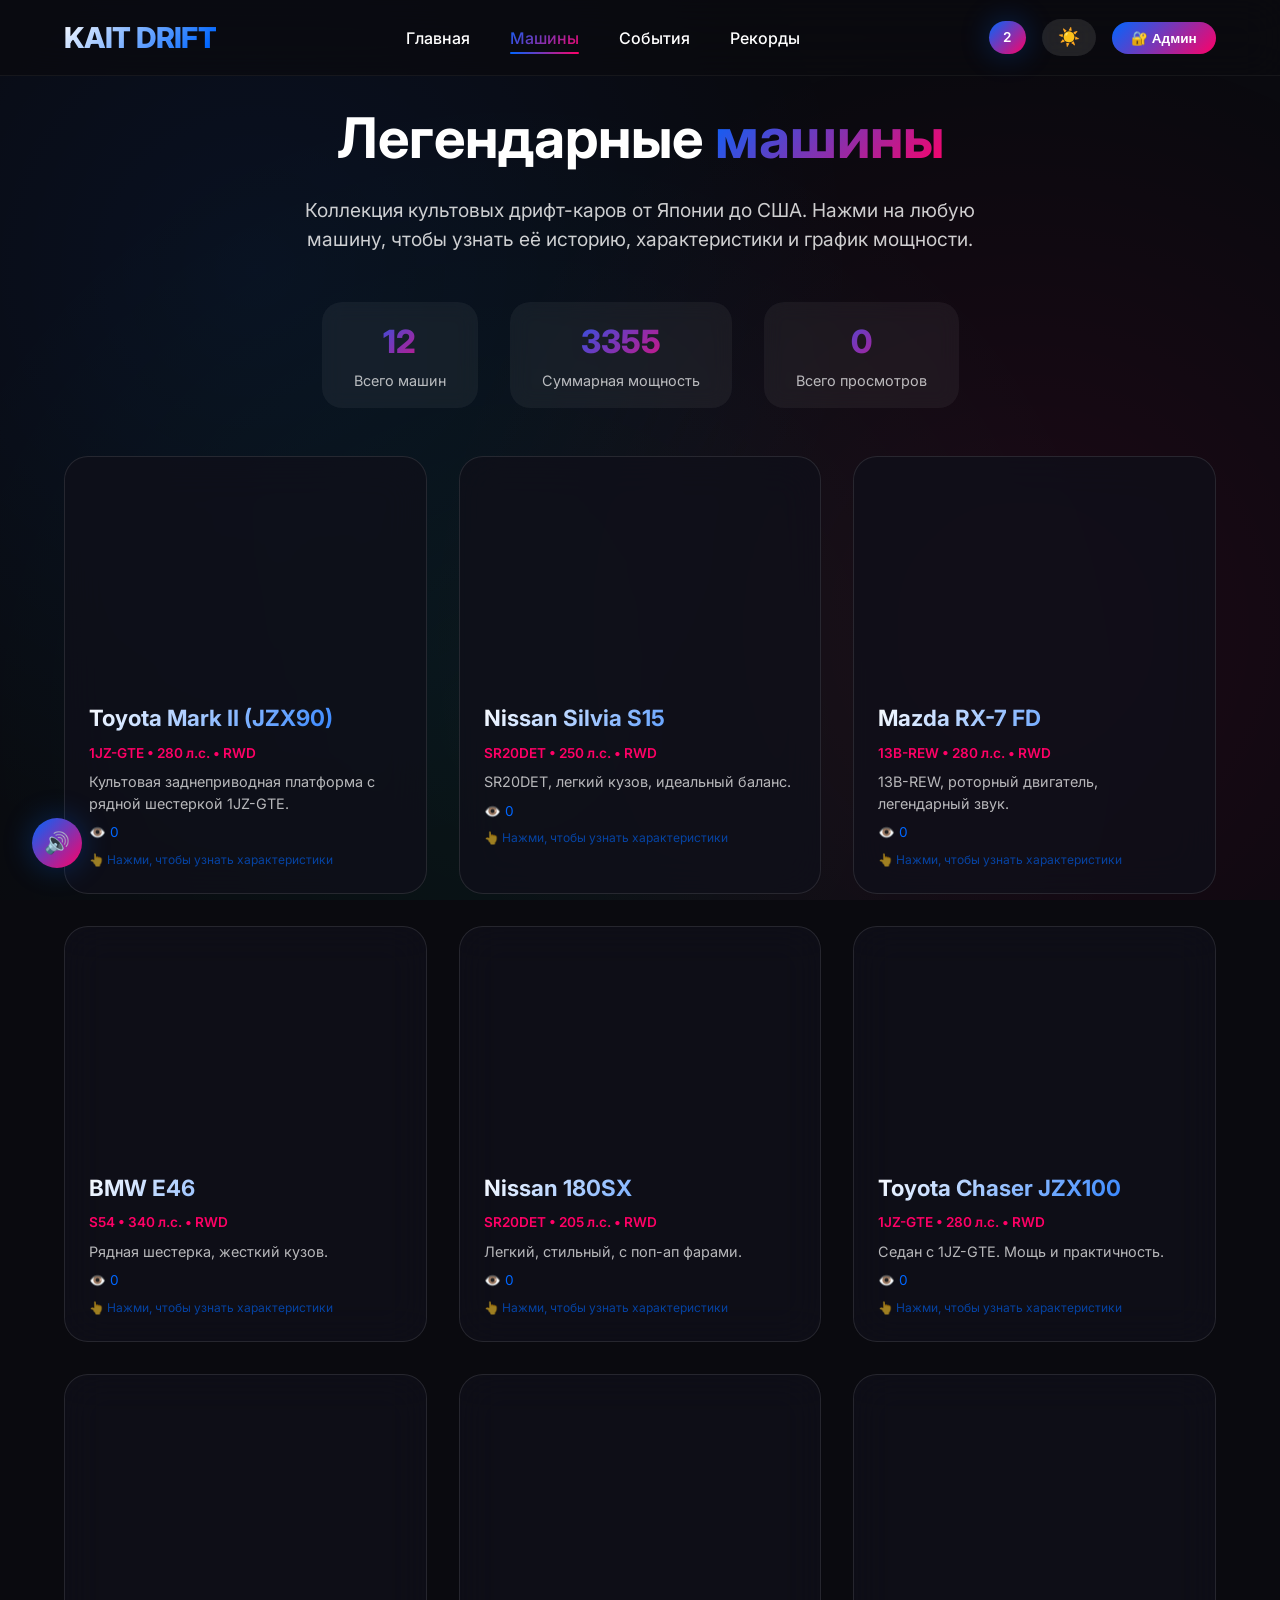
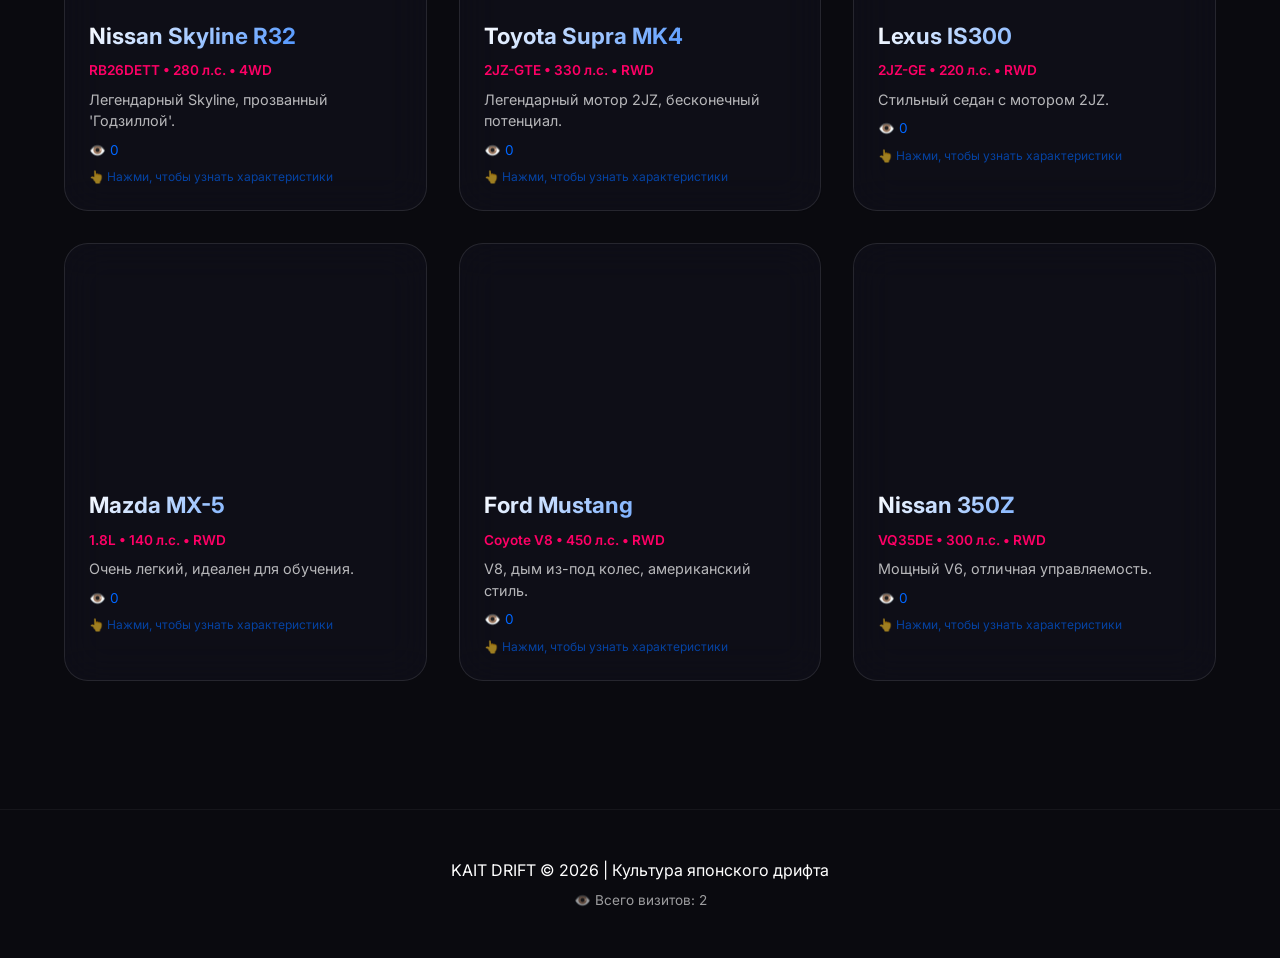
<file: cars.html>
<!DOCTYPE html>
<html lang="ru">
<head>
    <meta charset="UTF-8">
    <meta name="viewport" content="width=device-width, initial-scale=1.0">
    <title>KAIT DRIFT • Машины</title>
    <link rel="stylesheet" href="style.css">
    <link href="https://fonts.googleapis.com/css2?family=Inter:wght@300;400;500;600;700;800;900&display=swap" rel="stylesheet">
</head>
<body class="dark">
    <div class="gradient-bg"></div>

    <header class="header-scroll" id="mainHeader">
        <div class="logo">KAIT DRIFT</div>
        <nav>
            <a href="index.html" class="nav-link">Главная</a>
            <a href="cars.html" class="nav-link active">Машины</a>
            <a href="events.html" class="nav-link">События</a>
            <a href="records.html" class="nav-link">Рекорды</a>
        </nav>
        <div class="header-stats">
            <span class="visit-counter" id="visitCounter">0</span>
            <button class="theme-btn" id="themeToggle">☀️</button>
            <button class="admin-login-btn" id="adminLoginBtn">🔐 Админ</button>
        </div>
    </header>

    <section id="cars" class="cars-page">
        <div class="page-header">
            <h1 class="page-title">Легендарные <span>машины</span></h1>
            <p class="page-desc">Коллекция культовых дрифт-каров от Японии до США. Нажми на любую машину, чтобы узнать её историю, характеристики и график мощности.</p>
        </div>
        
        <div class="cars-stats-bar">
            <div class="cars-stats-item">
                <span id="totalCars">0</span>
                <label>Всего машин</label>
            </div>
            <div class="cars-stats-item">
                <span id="totalHorsepower">0</span>
                <label>Суммарная мощность</label>
            </div>
            <div class="cars-stats-item">
                <span id="totalViews">0</span>
                <label>Всего просмотров</label>
            </div>
        </div>
        
        <div class="cars-grid" id="carsGrid"></div>
    </section>

    <footer>
        <p>KAIT DRIFT © 2026 | Культура японского дрифта</p>
        <p class="visit-stats">👁️ Всего визитов: <span id="footerVisits">0</span></p>
    </footer>

    <button class="scroll-top" id="scrollTop">↑</button>
    <button class="sound-control" id="soundToggle">🔊</button>

    <!-- Модальное окно машины -->
    <div class="modal" id="carModal">
        <div class="modal-content">
            <button class="modal-close" id="modalClose">×</button>
            <h2 class="modal-title" id="modalTitle"></h2>
            
            <div class="modal-specs" id="modalSpecs"></div>
            <div class="modal-text" id="modalText"></div>
            
            <div class="power-graph-container">
                <h4>📊 Кривая мощности и крутящего момента</h4>
                <div class="graph-wrapper">
                    <svg class="power-graph" viewBox="0 0 400 200" preserveAspectRatio="none">
                        <line x1="0" y1="200" x2="400" y2="200" stroke="rgba(255,255,255,0.1)" stroke-width="1"/>
                        <line x1="0" y1="150" x2="400" y2="150" stroke="rgba(255,255,255,0.1)" stroke-width="1"/>
                        <line x1="0" y1="100" x2="400" y2="100" stroke="rgba(255,255,255,0.1)" stroke-width="1"/>
                        <line x1="0" y1="50" x2="400" y2="50" stroke="rgba(255,255,255,0.1)" stroke-width="1"/>
                        <polyline id="powerLine" points="" stroke="#0066ff" fill="none" stroke-width="3" stroke-linecap="round"/>
                        <polyline id="torqueLine" points="" stroke="#ff0066" fill="none" stroke-width="3" stroke-linecap="round" stroke-dasharray="5,3"/>
                        <text x="10" y="20" fill="#fff" font-size="8">л.с.</text>
                        <text x="350" y="190" fill="#fff" font-size="8">об/мин</text>
                    </svg>
                </div>
                <div class="graph-labels">
                    <span><span style="color:#0066ff;">──</span> Мощность (л.с.)</span>
                    <span><span style="color:#ff0066;">- -</span> Крутящий момент (Нм)</span>
                </div>
            </div>

            <div class="share-section">
                <p>✨ Поделиться этой машиной с друзьями</p>
                <div class="share-buttons">
                    <button class="share-btn vk-btn" onclick="shareTo('vk')">
                        <span class="share-icon">📱</span>
                        <span class="share-text">VKontakte</span>
                    </button>
                    <button class="share-btn tg-btn" onclick="shareTo('tg')">
                        <span class="share-icon">✈️</span>
                        <span class="share-text">Telegram</span>
                    </button>
                    <button class="share-btn copy-btn" onclick="shareTo('copy')">
                        <span class="share-icon">📋</span>
                        <span class="share-text">Копировать ссылку</span>
                    </button>
                </div>
            </div>
        </div>
    </div>

    <!-- Модальное окно авторизации администратора -->
    <div class="auth-modal" id="authModal">
        <div class="auth-modal-content">
            <button class="modal-close" onclick="closeAuthModal()">×</button>
            <div class="auth-header">
                <div class="auth-icon">🔐</div>
                <h2>Вход в админ-панель</h2>
                <p>Введите учетные данные для доступа</p>
            </div>
            
            <form id="adminLoginForm">
                <div class="form-group">
                    <label>Логин</label>
                    <input type="text" id="adminUsername" placeholder="Введите логин" autocomplete="off">
                </div>
                <div class="form-group">
                    <label>Пароль</label>
                    <input type="password" id="adminPassword" placeholder="Введите пароль">
                </div>
                <button type="submit" class="auth-submit-btn">Войти в админ-панель</button>
            </form>
            
            <div id="authMessage" class="auth-message"></div>
        </div>
    </div>

    <!-- АДМИН ПАНЕЛЬ -->
    <div class="admin-modal" id="adminPanel">
        <div class="admin-modal-content">
            <button class="modal-close" onclick="closeAdminPanel()">×</button>
            <div class="admin-header">
                <h2 style="margin-bottom: 0.5rem; color: #4da6ff;">⚙️ Админ панель</h2>
                <button class="admin-logout-btn" onclick="logoutAdmin()">🚪 Выйти</button>
            </div>
            
            <div class="admin-tabs">
                <button class="admin-tab active" onclick="switchAdminTab('events')">События</button>
                <button class="admin-tab" onclick="switchAdminTab('prices')">Цены</button>
                <button class="admin-tab" onclick="switchAdminTab('promocodes')">Промокоды</button>
                <button class="admin-tab" onclick="switchAdminTab('records')">Рекорды</button>
                <button class="admin-tab" onclick="switchAdminTab('users')">Пользователи</button>
            </div>

            <div id="adminEventsTab" class="admin-tab-content active">
                <h3>Управление событиями</h3>
                <div class="admin-events-list" id="adminEventsList"></div>
                <button class="admin-add-btn" onclick="addNewEvent()">+ Добавить событие</button>
            </div>

            <div id="adminPricesTab" class="admin-tab-content">
                <h3>Управление ценами</h3>
                <div class="admin-price-item">
                    <label>🏁 Пилот (участие на машине)</label>
                    <input type="number" id="priceDriver" value="5000" min="0" step="100">
                    <span>₽</span>
                </div>
                <div class="admin-price-item">
                    <label>👑 VIP (панорамный вид + подарки)</label>
                    <input type="number" id="priceVip" value="3000" min="0" step="100">
                    <span>₽</span>
                </div>
                <div class="admin-price-item">
                    <label>🎫 Стандартный</label>
                    <input type="number" id="priceStandard" value="1500" min="0" step="100">
                    <span>₽</span>
                </div>
                <div class="admin-price-item">
                    <label>🔧 Пит-проход (доступ в боксы)</label>
                    <input type="number" id="pricePit" value="2000" min="0" step="100">
                    <span>₽</span>
                </div>
                <button class="admin-save-btn" onclick="savePrices()">Сохранить цены</button>
            </div>

            <div id="adminPromocodesTab" class="admin-tab-content">
                <h3>Управление промокодами</h3>
                <div class="admin-promocodes-list" id="adminPromocodesList"></div>
                <button class="admin-add-btn" onclick="addNewPromocode()">+ Добавить промокод</button>
            </div>

            <div id="adminRecordsTab" class="admin-tab-content">
                <h3>Управление рекордами</h3>
                <div class="admin-records-list" id="adminRecordsList"></div>
                <button class="admin-add-btn" onclick="addNewRecord()">+ Добавить рекорд</button>
            </div>

            <div id="adminUsersTab" class="admin-tab-content">
                <h3>Управление пользователями</h3>
                <div class="admin-users-stats">
                    <div class="user-stat-card">
                        <span class="user-stat-number" id="totalUsers">0</span>
                        <label>Всего пользователей</label>
                    </div>
                    <div class="user-stat-card">
                        <span class="user-stat-number" id="totalBookings">0</span>
                        <label>Всего бронирований</label>
                    </div>
                </div>
                <div class="admin-users-list" id="adminUsersList"></div>
                <button class="admin-add-btn" onclick="addNewAdmin()">+ Добавить администратора</button>
            </div>

            <div class="admin-message" id="adminMessage"></div>
        </div>
    </div>

    <script src="script.js"></script>
</body>
</html>
</file>
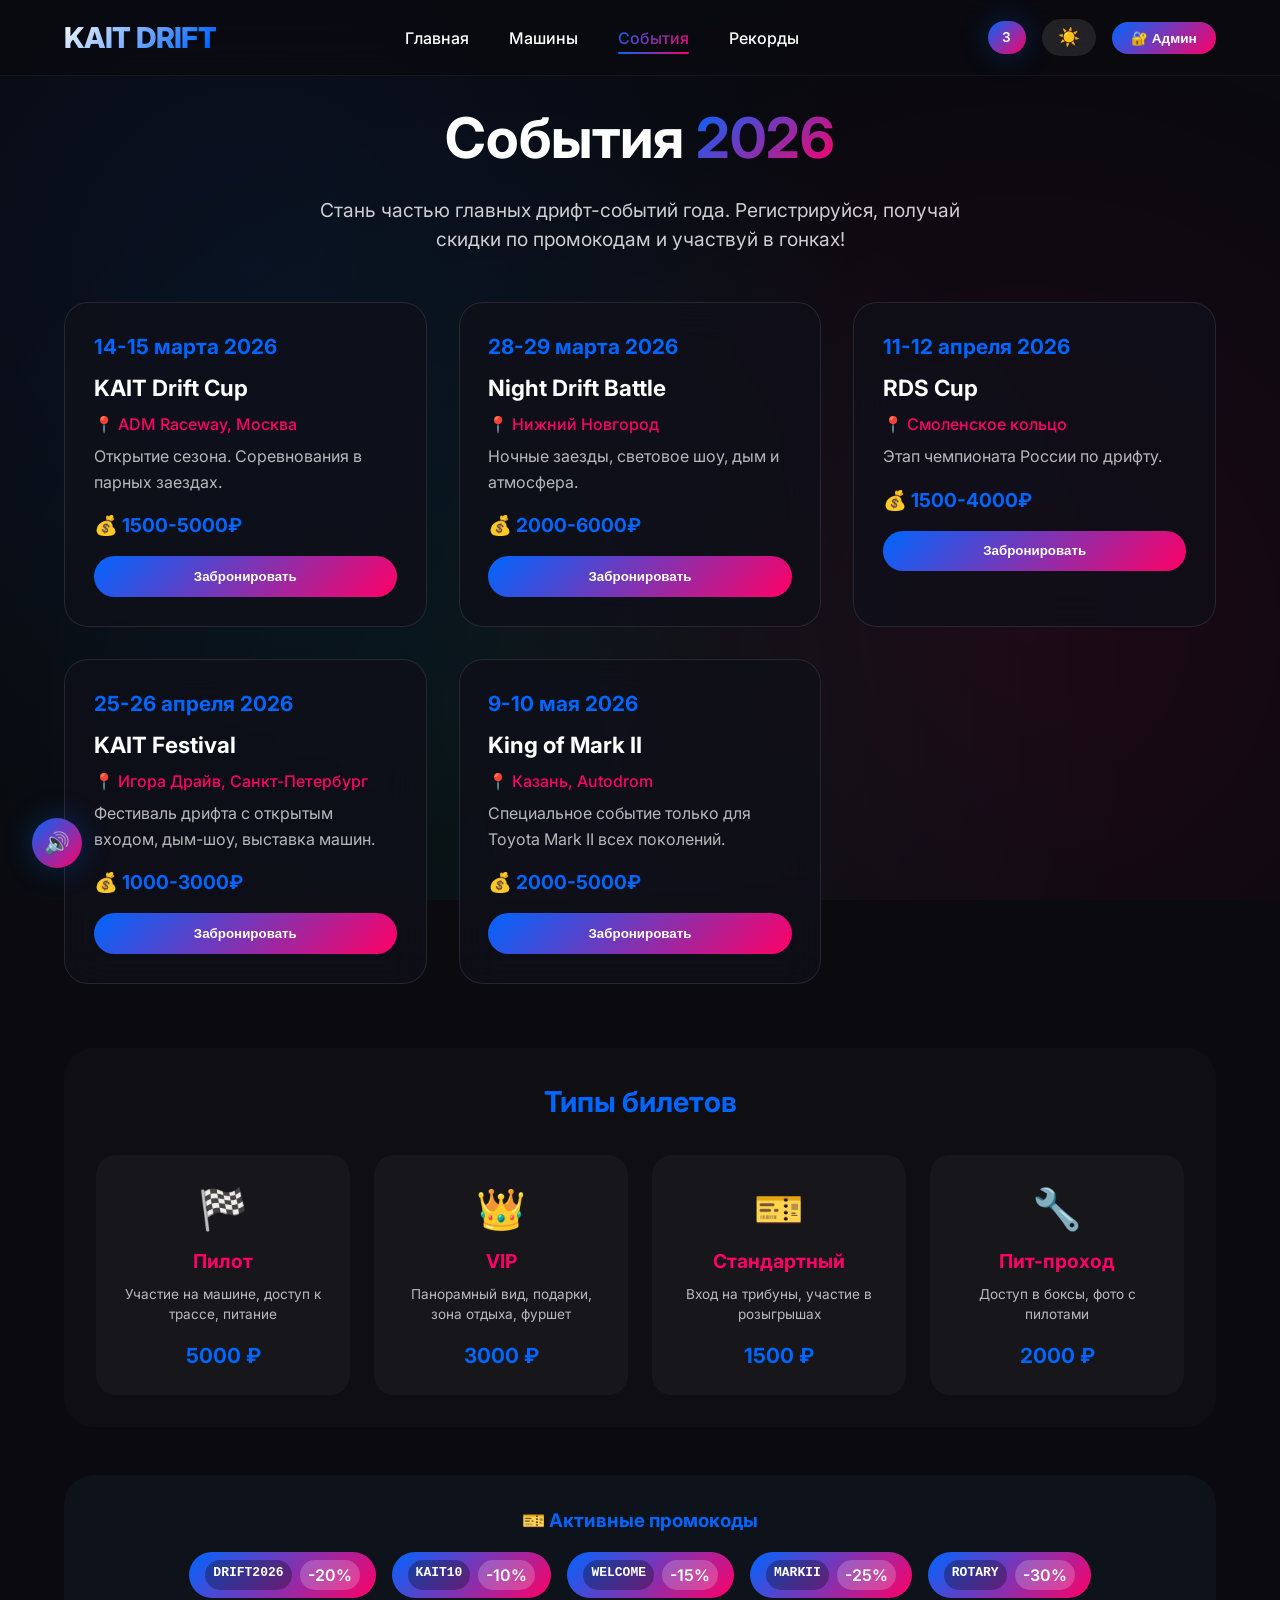
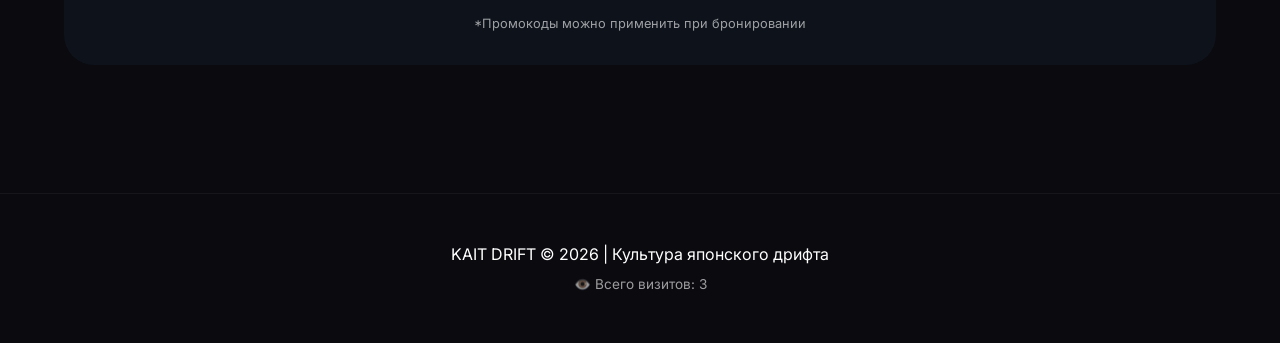
<file: events.html>
<!DOCTYPE html>
<html lang="ru">
<head>
    <meta charset="UTF-8">
    <meta name="viewport" content="width=device-width, initial-scale=1.0">
    <title>KAIT DRIFT • События</title>
    <link rel="stylesheet" href="style.css">
    <link href="https://fonts.googleapis.com/css2?family=Inter:wght@300;400;500;600;700;800;900&display=swap" rel="stylesheet">
</head>
<body class="dark">
    <div class="gradient-bg"></div>

    <header class="header-scroll" id="mainHeader">
        <div class="logo">KAIT DRIFT</div>
        <nav>
            <a href="index.html" class="nav-link">Главная</a>
            <a href="cars.html" class="nav-link">Машины</a>
            <a href="events.html" class="nav-link active">События</a>
            <a href="records.html" class="nav-link">Рекорды</a>
        </nav>
        <div class="header-stats">
            <span class="visit-counter" id="visitCounter">0</span>
            <button class="theme-btn" id="themeToggle">☀️</button>
            <button class="admin-login-btn" id="adminLoginBtn">🔐 Админ</button>
        </div>
    </header>

    <section id="events" class="events-page">
        <div class="page-header">
            <h1 class="page-title">События <span>2026</span></h1>
            <p class="page-desc">Стань частью главных дрифт-событий года. Регистрируйся, получай скидки по промокодам и участвуй в гонках!</p>
        </div>
        
        <div class="events-grid" id="eventsGrid"></div>
        
        <div class="tickets-info">
            <h3>Типы билетов</h3>
            <div class="tickets-grid">
                <div class="ticket-card">
                    <div class="ticket-icon">🏁</div>
                    <h4>Пилот</h4>
                    <p>Участие на машине, доступ к трассе, питание</p>
                    <div class="ticket-price" id="ticketPriceDriver">5000 ₽</div>
                </div>
                <div class="ticket-card">
                    <div class="ticket-icon">👑</div>
                    <h4>VIP</h4>
                    <p>Панорамный вид, подарки, зона отдыха, фуршет</p>
                    <div class="ticket-price" id="ticketPriceVip">3000 ₽</div>
                </div>
                <div class="ticket-card">
                    <div class="ticket-icon">🎫</div>
                    <h4>Стандартный</h4>
                    <p>Вход на трибуны, участие в розыгрышах</p>
                    <div class="ticket-price" id="ticketPriceStandard">1500 ₽</div>
                </div>
                <div class="ticket-card">
                    <div class="ticket-icon">🔧</div>
                    <h4>Пит-проход</h4>
                    <p>Доступ в боксы, фото с пилотами</p>
                    <div class="ticket-price" id="ticketPricePit">2000 ₽</div>
                </div>
            </div>
        </div>
        
        <div class="promo-info">
            <h3>🎫 Активные промокоды</h3>
            <div class="promo-list" id="promoList"></div>
            <p class="promo-hint">*Промокоды можно применить при бронировании</p>
        </div>
    </section>

    <footer>
        <p>KAIT DRIFT © 2026 | Культура японского дрифта</p>
        <p class="visit-stats">👁️ Всего визитов: <span id="footerVisits">0</span></p>
    </footer>

    <button class="scroll-top" id="scrollTop">↑</button>
    <button class="sound-control" id="soundToggle">🔊</button>

    <!-- Модальное окно регистрации -->
    <div class="register-modal" id="registerModal">
        <div class="register-modal-content">
            <button class="modal-close" onclick="closeRegisterModal()">×</button>
            <h2 style="margin-bottom: 1.5rem; color: #4da6ff; text-align: center;">Регистрация на событие</h2>
            
            <div class="register-event-info" id="registerEventInfo">
                <h3 id="registerEventName"></h3>
                <p id="registerEventDate"></p>
                <p id="registerEventLocation"></p>
            </div>

            <div class="promo-section">
                <h4>🎫 Есть промокод?</h4>
                <div class="promo-input-group">
                    <input type="text" id="promoCode" placeholder="Введите промокод" class="promo-input">
                    <button class="apply-promo-btn" onclick="applyPromoCode()">Применить</button>
                </div>
                <div id="promoMessage" class="promo-message"></div>
                <div id="discountInfo" class="discount-info"></div>
            </div>

            <form id="registerForm">
                <div class="form-group">
                    <input type="text" id="regName" placeholder="Ваше имя" required>
                </div>
                <div class="form-group">
                    <input type="email" id="regEmail" placeholder="Email" required>
                </div>
                <div class="form-group">
                    <input type="tel" id="regPhone" placeholder="Телефон" required>
                </div>
                <div class="form-group">
                    <select id="regTicket" required>
                        <option value="">Выберите тип билета</option>
                        <option value="driver">🏁 Пилот (участие на машине) - 5000₽</option>
                        <option value="vip">👑 VIP (панорамный вид + подарки) - 3000₽</option>
                        <option value="standard">🎫 Стандартный - 1500₽</option>
                        <option value="pit">🔧 Пит-проход (доступ в боксы) - 2000₽</option>
                    </select>
                </div>
                <div class="form-group">
                    <select id="regPassengers" required>
                        <option value="1">1 человек</option>
                        <option value="2">2 человека</option>
                        <option value="3">3 человека</option>
                        <option value="4">4 человека</option>
                        <option value="5">5+ человек (группа)</option>
                    </select>
                </div>
                <div class="form-group">
                    <textarea id="regComment" placeholder="Комментарий (пожелания, модель машины если пилот...)" rows="2"></textarea>
                </div>
                
                <div class="form-total" id="formTotal">
                    Итого: 0 ₽
                </div>

                <div class="form-agreement">
                    <label>
                        <input type="checkbox" id="regAgree" required> 
                        Согласен с условиями и правилами мероприятия
                    </label>
                </div>

                <button type="submit" class="register-submit-btn">Забронировать</button>
            </form>

            <div class="register-message" id="registerMessage"></div>
            <div class="register-bookings" id="registerBookings"></div>
        </div>
    </div>

    <!-- Модальное окно авторизации администратора -->
    <div class="auth-modal" id="authModal">
        <div class="auth-modal-content">
            <button class="modal-close" onclick="closeAuthModal()">×</button>
            <div class="auth-header">
                <div class="auth-icon">🔐</div>
                <h2>Вход в админ-панель</h2>
                <p>Введите учетные данные для доступа</p>
            </div>
            
            <form id="adminLoginForm">
                <div class="form-group">
                    <label>Логин</label>
                    <input type="text" id="adminUsername" placeholder="Введите логин" autocomplete="off">
                </div>
                <div class="form-group">
                    <label>Пароль</label>
                    <input type="password" id="adminPassword" placeholder="Введите пароль">
                </div>
                <button type="submit" class="auth-submit-btn">Войти в админ-панель</button>
            </form>
            
            <div id="authMessage" class="auth-message"></div>
        </div>
    </div>

    <!-- АДМИН ПАНЕЛЬ -->
    <div class="admin-modal" id="adminPanel">
        <div class="admin-modal-content">
            <button class="modal-close" onclick="closeAdminPanel()">×</button>
            <div class="admin-header">
                <h2 style="margin-bottom: 0.5rem; color: #4da6ff;">⚙️ Админ панель</h2>
                <button class="admin-logout-btn" onclick="logoutAdmin()">🚪 Выйти</button>
            </div>
            
            <div class="admin-tabs">
                <button class="admin-tab active" onclick="switchAdminTab('events')">События</button>
                <button class="admin-tab" onclick="switchAdminTab('prices')">Цены</button>
                <button class="admin-tab" onclick="switchAdminTab('promocodes')">Промокоды</button>
                <button class="admin-tab" onclick="switchAdminTab('records')">Рекорды</button>
                <button class="admin-tab" onclick="switchAdminTab('users')">Пользователи</button>
            </div>

            <div id="adminEventsTab" class="admin-tab-content active">
                <h3>Управление событиями</h3>
                <div class="admin-events-list" id="adminEventsList"></div>
                <button class="admin-add-btn" onclick="addNewEvent()">+ Добавить событие</button>
            </div>

            <div id="adminPricesTab" class="admin-tab-content">
                <h3>Управление ценами</h3>
                <div class="admin-price-item">
                    <label>🏁 Пилот (участие на машине)</label>
                    <input type="number" id="priceDriver" value="5000" min="0" step="100">
                    <span>₽</span>
                </div>
                <div class="admin-price-item">
                    <label>👑 VIP (панорамный вид + подарки)</label>
                    <input type="number" id="priceVip" value="3000" min="0" step="100">
                    <span>₽</span>
                </div>
                <div class="admin-price-item">
                    <label>🎫 Стандартный</label>
                    <input type="number" id="priceStandard" value="1500" min="0" step="100">
                    <span>₽</span>
                </div>
                <div class="admin-price-item">
                    <label>🔧 Пит-проход (доступ в боксы)</label>
                    <input type="number" id="pricePit" value="2000" min="0" step="100">
                    <span>₽</span>
                </div>
                <button class="admin-save-btn" onclick="savePrices()">Сохранить цены</button>
            </div>

            <div id="adminPromocodesTab" class="admin-tab-content">
                <h3>Управление промокодами</h3>
                <div class="admin-promocodes-list" id="adminPromocodesList"></div>
                <button class="admin-add-btn" onclick="addNewPromocode()">+ Добавить промокод</button>
            </div>

            <div id="adminRecordsTab" class="admin-tab-content">
                <h3>Управление рекордами</h3>
                <div class="admin-records-list" id="adminRecordsList"></div>
                <button class="admin-add-btn" onclick="addNewRecord()">+ Добавить рекорд</button>
            </div>

            <div id="adminUsersTab" class="admin-tab-content">
                <h3>Управление пользователями</h3>
                <div class="admin-users-stats">
                    <div class="user-stat-card">
                        <span class="user-stat-number" id="totalUsers">0</span>
                        <label>Всего пользователей</label>
                    </div>
                    <div class="user-stat-card">
                        <span class="user-stat-number" id="totalBookings">0</span>
                        <label>Всего бронирований</label>
                    </div>
                </div>
                <div class="admin-users-list" id="adminUsersList"></div>
                <button class="admin-add-btn" onclick="addNewAdmin()">+ Добавить администратора</button>
            </div>

            <div class="admin-message" id="adminMessage"></div>
        </div>
    </div>

    <script src="script.js"></script>
</body>
</html>
</file>
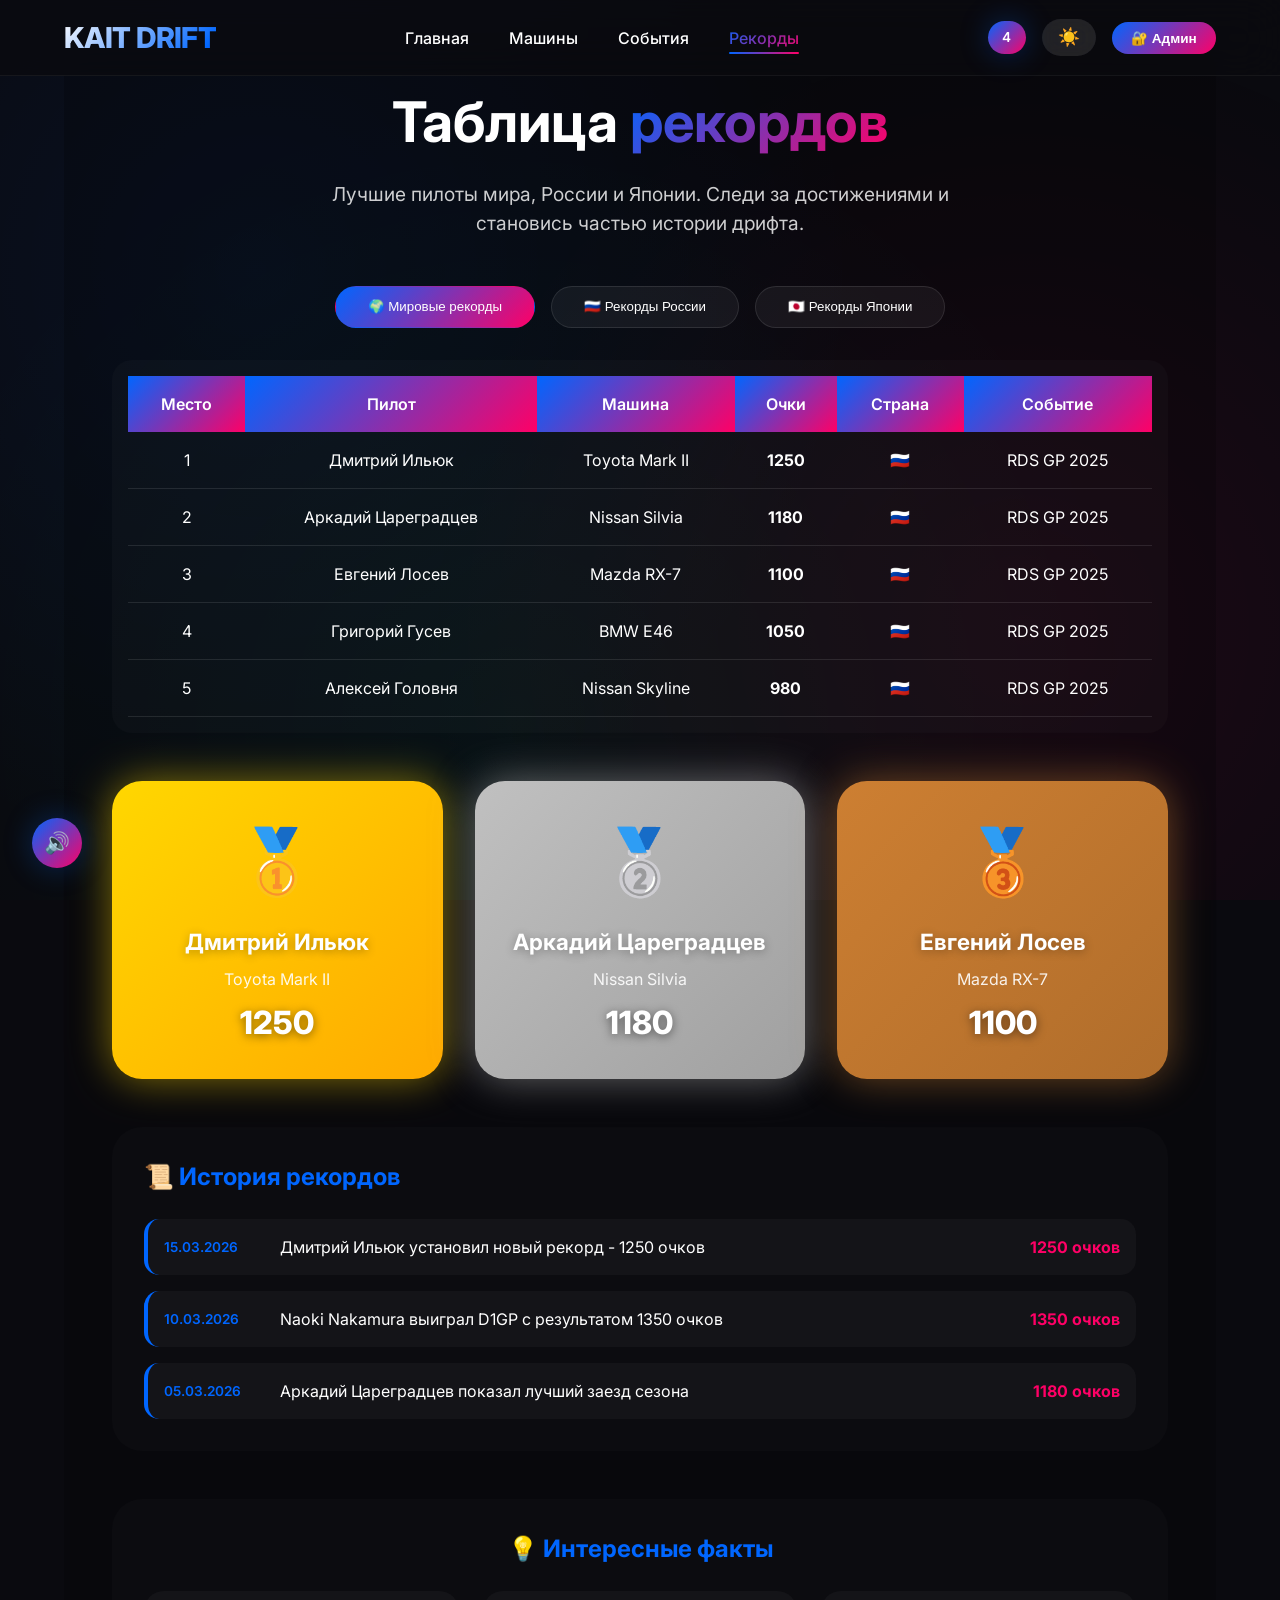
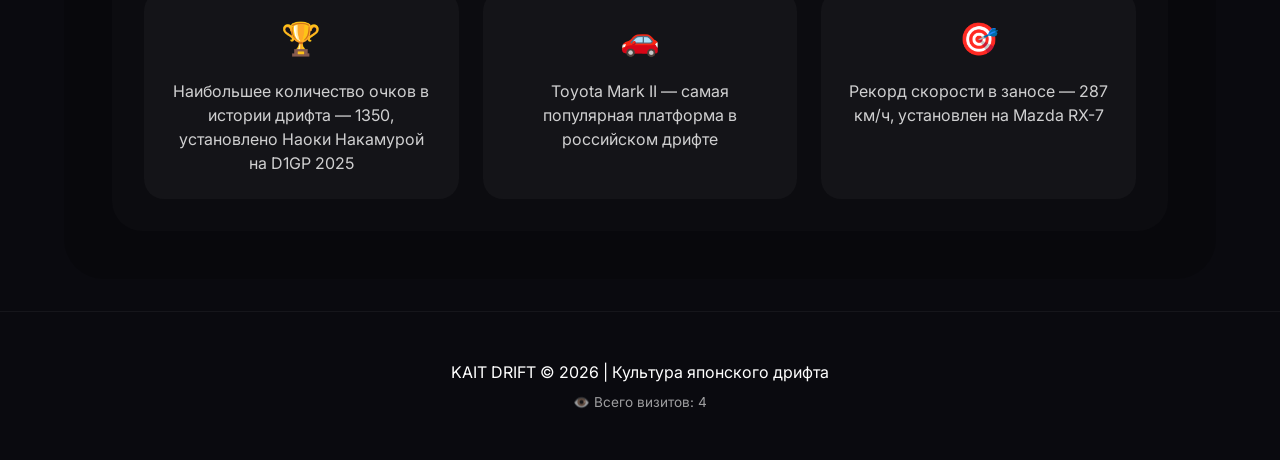
<file: records.html>
<!DOCTYPE html>
<html lang="ru">
<head>
    <meta charset="UTF-8">
    <meta name="viewport" content="width=device-width, initial-scale=1.0">
    <title>KAIT DRIFT • Рекорды</title>
    <link rel="stylesheet" href="style.css">
    <link href="https://fonts.googleapis.com/css2?family=Inter:wght@300;400;500;600;700;800;900&display=swap" rel="stylesheet">
</head>
<body class="dark">
    <div class="gradient-bg"></div>

    <header class="header-scroll" id="mainHeader">
        <div class="logo">KAIT DRIFT</div>
        <nav>
            <a href="index.html" class="nav-link">Главная</a>
            <a href="cars.html" class="nav-link">Машины</a>
            <a href="events.html" class="nav-link">События</a>
            <a href="records.html" class="nav-link active">Рекорды</a>
        </nav>
        <div class="header-stats">
            <span class="visit-counter" id="visitCounter">0</span>
            <button class="theme-btn" id="themeToggle">☀️</button>
            <button class="admin-login-btn" id="adminLoginBtn">🔐 Админ</button>
        </div>
    </header>

    <section id="records" class="records-page">
        <div class="page-header">
            <h1 class="page-title">Таблица <span>рекордов</span></h1>
            <p class="page-desc">Лучшие пилоты мира, России и Японии. Следи за достижениями и становись частью истории дрифта.</p>
        </div>
        
        <div class="records-tabs">
            <button class="records-tab active" onclick="switchRecordsTab('global')">🌍 Мировые рекорды</button>
            <button class="records-tab" onclick="switchRecordsTab('russia')">🇷🇺 Рекорды России</button>
            <button class="records-tab" onclick="switchRecordsTab('japan')">🇯🇵 Рекорды Японии</button>
        </div>

        <div class="records-table-container">
            <table class="records-table" id="recordsTable">
                <thead>
                    <tr>
                        <th>Место</th>
                        <th>Пилот</th>
                        <th>Машина</th>
                        <th>Очки</th>
                        <th>Страна</th>
                        <th>Событие</th>
                    </tr>
                </thead>
                <tbody id="recordsBody"></tbody>
            </table>
        </div>

        <div class="record-cards">
            <div class="record-card gold">
                <div class="record-medal">🥇</div>
                <div class="record-name" id="goldName">Дмитрий Ильюк</div>
                <div class="record-car" id="goldCar">Toyota Mark II</div>
                <div class="record-score" id="goldScore">1250</div>
            </div>
            <div class="record-card silver">
                <div class="record-medal">🥈</div>
                <div class="record-name" id="silverName">Аркадий Цареградцев</div>
                <div class="record-car" id="silverCar">Nissan Silvia</div>
                <div class="record-score" id="silverScore">1180</div>
            </div>
            <div class="record-card bronze">
                <div class="record-medal">🥉</div>
                <div class="record-name" id="bronzeName">Евгений Лосев</div>
                <div class="record-car" id="bronzeCar">Mazda RX-7</div>
                <div class="record-score" id="bronzeScore">1100</div>
            </div>
        </div>

        <div class="records-history">
            <h3>📜 История рекордов</h3>
            <div class="history-list" id="historyList"></div>
        </div>
        
        <div class="records-facts">
            <h3>💡 Интересные факты</h3>
            <div class="facts-grid">
                <div class="fact-card">
                    <div class="fact-icon">🏆</div>
                    <p>Наибольшее количество очков в истории дрифта — 1350, установлено Наоки Накамурой на D1GP 2025</p>
                </div>
                <div class="fact-card">
                    <div class="fact-icon">🚗</div>
                    <p>Toyota Mark II — самая популярная платформа в российском дрифте</p>
                </div>
                <div class="fact-card">
                    <div class="fact-icon">🎯</div>
                    <p>Рекорд скорости в заносе — 287 км/ч, установлен на Mazda RX-7</p>
                </div>
            </div>
        </div>
    </section>

    <footer>
        <p>KAIT DRIFT © 2026 | Культура японского дрифта</p>
        <p class="visit-stats">👁️ Всего визитов: <span id="footerVisits">0</span></p>
    </footer>

    <button class="scroll-top" id="scrollTop">↑</button>
    <button class="sound-control" id="soundToggle">🔊</button>

    <!-- Модальное окно авторизации администратора -->
    <div class="auth-modal" id="authModal">
        <div class="auth-modal-content">
            <button class="modal-close" onclick="closeAuthModal()">×</button>
            <div class="auth-header">
                <div class="auth-icon">🔐</div>
                <h2>Вход в админ-панель</h2>
                <p>Введите учетные данные для доступа</p>
            </div>
            
            <form id="adminLoginForm">
                <div class="form-group">
                    <label>Логин</label>
                    <input type="text" id="adminUsername" placeholder="Введите логин" autocomplete="off">
                </div>
                <div class="form-group">
                    <label>Пароль</label>
                    <input type="password" id="adminPassword" placeholder="Введите пароль">
                </div>
                <button type="submit" class="auth-submit-btn">Войти в админ-панель</button>
            </form>
            
            <div id="authMessage" class="auth-message"></div>
        </div>
    </div>

    <!-- АДМИН ПАНЕЛЬ -->
    <div class="admin-modal" id="adminPanel">
        <div class="admin-modal-content">
            <button class="modal-close" onclick="closeAdminPanel()">×</button>
            <div class="admin-header">
                <h2 style="margin-bottom: 0.5rem; color: #4da6ff;">⚙️ Админ панель</h2>
                <button class="admin-logout-btn" onclick="logoutAdmin()">🚪 Выйти</button>
            </div>
            
            <div class="admin-tabs">
                <button class="admin-tab active" onclick="switchAdminTab('events')">События</button>
                <button class="admin-tab" onclick="switchAdminTab('prices')">Цены</button>
                <button class="admin-tab" onclick="switchAdminTab('promocodes')">Промокоды</button>
                <button class="admin-tab" onclick="switchAdminTab('records')">Рекорды</button>
                <button class="admin-tab" onclick="switchAdminTab('users')">Пользователи</button>
            </div>

            <div id="adminEventsTab" class="admin-tab-content active">
                <h3>Управление событиями</h3>
                <div class="admin-events-list" id="adminEventsList"></div>
                <button class="admin-add-btn" onclick="addNewEvent()">+ Добавить событие</button>
            </div>

            <div id="adminPricesTab" class="admin-tab-content">
                <h3>Управление ценами</h3>
                <div class="admin-price-item">
                    <label>🏁 Пилот (участие на машине)</label>
                    <input type="number" id="priceDriver" value="5000" min="0" step="100">
                    <span>₽</span>
                </div>
                <div class="admin-price-item">
                    <label>👑 VIP (панорамный вид + подарки)</label>
                    <input type="number" id="priceVip" value="3000" min="0" step="100">
                    <span>₽</span>
                </div>
                <div class="admin-price-item">
                    <label>🎫 Стандартный</label>
                    <input type="number" id="priceStandard" value="1500" min="0" step="100">
                    <span>₽</span>
                </div>
                <div class="admin-price-item">
                    <label>🔧 Пит-проход (доступ в боксы)</label>
                    <input type="number" id="pricePit" value="2000" min="0" step="100">
                    <span>₽</span>
                </div>
                <button class="admin-save-btn" onclick="savePrices()">Сохранить цены</button>
            </div>

            <div id="adminPromocodesTab" class="admin-tab-content">
                <h3>Управление промокодами</h3>
                <div class="admin-promocodes-list" id="adminPromocodesList"></div>
                <button class="admin-add-btn" onclick="addNewPromocode()">+ Добавить промокод</button>
            </div>

            <div id="adminRecordsTab" class="admin-tab-content">
                <h3>Управление рекордами</h3>
                <div class="admin-records-list" id="adminRecordsList"></div>
                <button class="admin-add-btn" onclick="addNewRecord()">+ Добавить рекорд</button>
            </div>

            <div id="adminUsersTab" class="admin-tab-content">
                <h3>Управление пользователями</h3>
                <div class="admin-users-stats">
                    <div class="user-stat-card">
                        <span class="user-stat-number" id="totalUsers">0</span>
                        <label>Всего пользователей</label>
                    </div>
                    <div class="user-stat-card">
                        <span class="user-stat-number" id="totalBookings">0</span>
                        <label>Всего бронирований</label>
                    </div>
                </div>
                <div class="admin-users-list" id="adminUsersList"></div>
                <button class="admin-add-btn" onclick="addNewAdmin()">+ Добавить администратора</button>
            </div>

            <div class="admin-message" id="adminMessage"></div>
        </div>
    </div>

    <script src="script.js"></script>
</body>
</html>
</file>
<file: style.css>
/* ========== СОВРЕМЕННЫЙ ДИЗАЙН ========== */
* {
    margin: 0;
    padding: 0;
    box-sizing: border-box;
}

:root {
    --primary: #0066ff;
    --primary-glow: rgba(0, 102, 255, 0.5);
    --secondary: #ff0066;
    --secondary-glow: rgba(255, 0, 102, 0.5);
    --accent: #00ffcc;
    --dark-bg: #0a0a0f;
    --dark-surface: rgba(15, 15, 25, 0.8);
    --light-bg: #f5f7fe;
    --light-surface: rgba(255, 255, 255, 0.9);
    --transition-fast: 0.2s ease;
    --transition-normal: 0.4s cubic-bezier(0.4, 0, 0.2, 1);
    --glass-border: 1px solid rgba(255, 255, 255, 0.1);
    --shadow-sm: 0 8px 32px rgba(0, 0, 0, 0.1);
    --shadow-md: 0 20px 40px rgba(0, 0, 0, 0.2);
    --shadow-lg: 0 30px 60px rgba(0, 0, 0, 0.3);
    --shadow-glow: 0 0 30px rgba(0, 102, 255, 0.3);
}

body {
    font-family: 'Inter', -apple-system, BlinkMacSystemFont, 'Segoe UI', sans-serif;
    transition: background-color var(--transition-normal), color var(--transition-normal);
    overflow-x: hidden;
    line-height: 1.5;
}

/* ========== ТЁМНАЯ ТЕМА ========== */
body.dark {
    background: var(--dark-bg);
    color: #fff;
}

body.dark .gradient-bg {
    opacity: 1;
}

body.dark .car-card,
body.dark .event-card,
body.dark .modal-content,
body.dark .register-modal-content,
body.dark .admin-modal-content,
body.dark .auth-modal-content {
    background: var(--dark-surface);
    backdrop-filter: blur(20px);
    border: var(--glass-border);
}

/* ========== СВЕТЛАЯ ТЕМА ========== */
body.light {
    background: var(--light-bg);
    color: #1a1a2e;
}

body.light .gradient-bg {
    opacity: 0.4;
}

body.light .car-card,
body.light .event-card,
body.light .modal-content,
body.light .register-modal-content,
body.light .admin-modal-content,
body.light .auth-modal-content {
    background: var(--light-surface);
    backdrop-filter: blur(20px);
    border: 1px solid rgba(0, 0, 0, 0.05);
    box-shadow: var(--shadow-sm);
}

/* ========== ГРАДИЕНТНЫЙ ФОН ========== */
.gradient-bg {
    position: fixed;
    top: 0;
    left: 0;
    width: 100%;
    height: 100%;
    background: radial-gradient(circle at 20% 30%, rgba(0, 102, 255, 0.08) 0%, transparent 50%),
                radial-gradient(circle at 80% 70%, rgba(255, 0, 102, 0.08) 0%, transparent 50%),
                radial-gradient(circle at 40% 80%, rgba(0, 255, 204, 0.05) 0%, transparent 60%);
    z-index: -2;
    pointer-events: none;
    animation: gradientShift 20s ease infinite;
}

@keyframes gradientShift {
    0%, 100% { opacity: 0.5; transform: scale(1); }
    50% { opacity: 0.8; transform: scale(1.1); }
}

/* ========== ХЕДЕР ========== */
.header-scroll {
    position: fixed;
    top: 0;
    left: 0;
    right: 0;
    padding: 1rem 5%;
    display: flex;
    justify-content: space-between;
    align-items: center;
    z-index: 1000;
    backdrop-filter: blur(20px);
    background: rgba(10, 10, 15, 0.7);
    border-bottom: 1px solid rgba(255, 255, 255, 0.05);
    transition: all var(--transition-normal);
}

.header-scroll.scrolled {
    padding: 0.8rem 5%;
    background: rgba(10, 10, 15, 0.95);
    backdrop-filter: blur(20px);
    border-bottom-color: rgba(255, 255, 255, 0.1);
    box-shadow: var(--shadow-sm);
}

body.light .header-scroll {
    background: rgba(255, 255, 255, 0.8);
    border-bottom-color: rgba(0, 0, 0, 0.05);
}

body.light .header-scroll.scrolled {
    background: rgba(255, 255, 255, 0.95);
}

.logo {
    font-size: 1.8rem;
    font-weight: 800;
    letter-spacing: -0.02em;
    background: linear-gradient(135deg, #fff, var(--primary), var(--secondary));
    -webkit-background-clip: text;
    -webkit-text-fill-color: transparent;
    background-size: 200% auto;
    animation: logoShine 3s ease infinite;
}

body.light .logo {
    background: linear-gradient(135deg, var(--primary), var(--secondary), #1a1a2e);
    -webkit-background-clip: text;
    -webkit-text-fill-color: transparent;
}

@keyframes logoShine {
    0%, 100% { background-position: 0% 50%; }
    50% { background-position: 100% 50%; }
}

nav {
    display: flex;
    gap: 2.5rem;
}

.nav-link {
    color: #fff;
    text-decoration: none;
    font-weight: 500;
    position: relative;
    padding: 0.3rem 0;
    transition: color var(--transition-fast);
}

body.light .nav-link {
    color: #1a1a2e;
}

.nav-link::after {
    content: '';
    position: absolute;
    bottom: 0;
    left: 0;
    width: 0;
    height: 2px;
    background: linear-gradient(90deg, var(--primary), var(--secondary));
    transition: width var(--transition-normal);
    border-radius: 2px;
}

.nav-link:hover::after,
.nav-link.active::after {
    width: 100%;
}

.nav-link.active {
    background: linear-gradient(135deg, var(--primary), var(--secondary));
    -webkit-background-clip: text;
    -webkit-text-fill-color: transparent;
}

.header-stats {
    display: flex;
    align-items: center;
    gap: 1rem;
}

.visit-counter {
    background: linear-gradient(135deg, var(--primary), var(--secondary));
    padding: 0.4rem 0.9rem;
    border-radius: 40px;
    font-size: 0.85rem;
    font-weight: 600;
    color: #fff;
    box-shadow: var(--shadow-glow);
}

.theme-btn {
    background: rgba(255, 255, 255, 0.1);
    border: none;
    border-radius: 40px;
    padding: 0.5rem 1rem;
    color: #fff;
    cursor: pointer;
    font-size: 1.1rem;
    transition: all var(--transition-fast);
    backdrop-filter: blur(10px);
}

body.light .theme-btn {
    background: rgba(0, 0, 0, 0.05);
    color: #1a1a2e;
}

.theme-btn:hover {
    transform: scale(1.05);
    background: linear-gradient(135deg, var(--primary), var(--secondary));
    color: #fff;
}

.admin-login-btn {
    background: linear-gradient(135deg, var(--primary), var(--secondary));
    border: none;
    border-radius: 40px;
    padding: 0.5rem 1.2rem;
    color: #fff;
    cursor: pointer;
    font-size: 0.85rem;
    font-weight: 600;
    transition: all var(--transition-fast);
}

.admin-login-btn.admin-active {
    background: linear-gradient(135deg, #00aa55, #008844);
    box-shadow: 0 0 15px rgba(0, 170, 85, 0.5);
}

.admin-login-btn:hover {
    transform: scale(1.05);
    box-shadow: var(--shadow-glow);
}

/* ========== HERO СЕКЦИЯ ========== */
.hero {
    min-height: 100vh;
    display: flex;
    align-items: center;
    padding: 8rem 5% 4rem;
    position: relative;
    overflow: hidden;
}

.hero-image-container {
    position: absolute;
    top: 0;
    left: 0;
    width: 100%;
    height: 100%;
    z-index: -1;
}

.hero-image {
    width: 100%;
    height: 100%;
    object-fit: cover;
    object-position: center;
    animation: heroZoom 30s infinite alternate;
}

@keyframes heroZoom {
    from { transform: scale(1); }
    to { transform: scale(1.1); }
}

.hero-image-overlay {
    position: absolute;
    top: 0;
    left: 0;
    width: 100%;
    height: 100%;
    background: linear-gradient(135deg, rgba(0, 0, 0, 0.8) 0%, rgba(0, 0, 0, 0.4) 50%, rgba(0, 0, 0, 0.2) 100%);
}

.hero-glow {
    position: absolute;
    top: 50%;
    right: 0;
    transform: translateY(-50%);
    width: 600px;
    height: 600px;
    background: radial-gradient(circle, var(--primary-glow), var(--secondary-glow));
    border-radius: 50%;
    filter: blur(80px);
    animation: glowPulse 4s ease-in-out infinite;
    z-index: -1;
}

@keyframes glowPulse {
    0%, 100% { opacity: 0.4; transform: translateY(-50%) scale(1); }
    50% { opacity: 0.8; transform: translateY(-50%) scale(1.2); }
}

.hero-content {
    max-width: 700px;
    position: relative;
    z-index: 2;
    animation: fadeInUp 1s ease;
}

@keyframes fadeInUp {
    from {
        opacity: 0;
        transform: translateY(50px);
    }
    to {
        opacity: 1;
        transform: translateY(0);
    }
}

.hero-title {
    font-size: 5rem;
    font-weight: 800;
    line-height: 1.1;
    margin-bottom: 1.5rem;
    letter-spacing: -0.02em;
    color: #fff;
}

body.light .hero-title {
    color: #fff;
}

.hero-title span {
    background: linear-gradient(135deg, var(--primary), var(--secondary), var(--accent));
    -webkit-background-clip: text;
    -webkit-text-fill-color: transparent;
    background-size: 200% auto;
    animation: titleShine 5s ease infinite;
}

@keyframes titleShine {
    0%, 100% { background-position: 0% 50%; }
    50% { background-position: 100% 50%; }
}

.hero-desc {
    font-size: 1.3rem;
    opacity: 0.9;
    margin-bottom: 2rem;
    max-width: 550px;
    line-height: 1.6;
    color: #fff;
}

body.light .hero-desc {
    color: #fff;
    text-shadow: 0 1px 3px rgba(0, 0, 0, 0.3);
}

.hero-stats {
    display: flex;
    gap: 1.5rem;
    margin-top: 3rem;
    flex-wrap: wrap;
}

.stat-item {
    text-align: center;
    min-width: 110px;
    padding: 1rem 1.5rem;
    background: rgba(0, 0, 0, 0.4);
    backdrop-filter: blur(10px);
    border-radius: 20px;
    border: 1px solid rgba(255, 255, 255, 0.1);
    transition: all var(--transition-fast);
}

body.light .stat-item {
    background: rgba(0, 0, 0, 0.6);
}

.stat-item:hover {
    transform: translateY(-5px);
    border-color: var(--primary);
    box-shadow: var(--shadow-glow);
}

.stat-number {
    font-size: 2.5rem;
    font-weight: 800;
    background: linear-gradient(135deg, var(--primary), var(--secondary));
    -webkit-background-clip: text;
    -webkit-text-fill-color: transparent;
    display: block;
    line-height: 1;
}

.stat-label {
    font-size: 0.8rem;
    opacity: 0.8;
    text-transform: uppercase;
    letter-spacing: 1px;
    margin-top: 0.5rem;
    display: block;
    color: rgba(255, 255, 255, 0.9);
}

.hero-buttons {
    display: flex;
    gap: 1rem;
    margin-top: 2rem;
    flex-wrap: wrap;
}

.hero-btn {
    padding: 1rem 2rem;
    border-radius: 50px;
    text-decoration: none;
    font-weight: 600;
    transition: all var(--transition-fast);
    position: relative;
    overflow: hidden;
}

.hero-btn.primary {
    background: linear-gradient(135deg, var(--primary), var(--secondary));
    color: #fff;
    box-shadow: var(--shadow-glow);
}

.hero-btn.secondary {
    background: rgba(255, 255, 255, 0.1);
    backdrop-filter: blur(10px);
    color: #fff;
    border: 1px solid rgba(255, 255, 255, 0.2);
}

.hero-btn:hover {
    transform: translateY(-3px);
    box-shadow: 0 10px 30px rgba(0, 102, 255, 0.4);
}

.hero-btn::before {
    content: '';
    position: absolute;
    top: 50%;
    left: 50%;
    width: 0;
    height: 0;
    background: rgba(255, 255, 255, 0.2);
    border-radius: 50%;
    transform: translate(-50%, -50%);
    transition: width 0.6s, height 0.6s;
}

.hero-btn:hover::before {
    width: 300px;
    height: 300px;
}

/* ========== СЕКЦИИ ========== */
section {
    padding: 6rem 5%;
    position: relative;
    z-index: 2;
}

.section-title {
    text-align: center;
    font-size: 3rem;
    margin-bottom: 3rem;
    font-weight: 700;
    letter-spacing: -0.02em;
}

body.light .section-title {
    color: #1a1a2e;
}

.section-title span {
    background: linear-gradient(135deg, var(--primary), var(--secondary));
    -webkit-background-clip: text;
    -webkit-text-fill-color: transparent;
}

/* ========== ПРЕИМУЩЕСТВА ========== */
.features {
    padding: 6rem 5%;
    background: rgba(0, 0, 0, 0.2);
    border-radius: 60px 60px 0 0;
}

body.light .features {
    background: rgba(0, 0, 0, 0.05);
}

.features-grid {
    display: grid;
    grid-template-columns: repeat(auto-fit, minmax(280px, 1fr));
    gap: 2rem;
    max-width: 1200px;
    margin: 0 auto;
}

.feature-card {
    text-align: center;
    padding: 2rem;
    background: rgba(255, 255, 255, 0.03);
    border-radius: 30px;
    transition: all var(--transition-normal);
    position: relative;
    overflow: hidden;
}

body.light .feature-card {
    background: rgba(255, 255, 255, 0.95);
    border: 1px solid rgba(0, 0, 0, 0.05);
}

.feature-card::before {
    content: '';
    position: absolute;
    top: 0;
    left: 0;
    width: 100%;
    height: 100%;
    background: linear-gradient(135deg, var(--primary), var(--secondary));
    opacity: 0;
    transition: opacity var(--transition-normal);
    z-index: -1;
}

.feature-card:hover {
    transform: translateY(-10px);
    border-color: var(--primary);
}

.feature-card:hover::before {
    opacity: 0.1;
}

.feature-icon {
    font-size: 3.5rem;
    margin-bottom: 1rem;
}

.feature-card h3 {
    font-size: 1.4rem;
    margin-bottom: 0.5rem;
    background: linear-gradient(135deg, var(--primary), var(--secondary));
    -webkit-background-clip: text;
    -webkit-text-fill-color: transparent;
}

.feature-card p {
    opacity: 0.7;
    line-height: 1.6;
}

body.light .feature-card p {
    color: #555;
}

/* ========== СЕТКА МАШИН ========== */
.cars-grid {
    display: grid;
    grid-template-columns: repeat(auto-fit, minmax(320px, 1fr));
    gap: 2rem;
    max-width: 1400px;
    margin: 0 auto;
}

.car-card {
    background: rgba(255, 255, 255, 0.03);
    backdrop-filter: blur(20px);
    border: 1px solid rgba(255, 255, 255, 0.05);
    border-radius: 24px;
    overflow: hidden;
    transition: all var(--transition-normal);
    cursor: pointer;
    position: relative;
}

body.light .car-card {
    background: rgba(255, 255, 255, 0.95);
    border: 1px solid rgba(0, 0, 0, 0.1);
    box-shadow: 0 10px 30px rgba(0, 0, 0, 0.05);
}

.car-card:hover {
    transform: translateY(-10px) scale(1.02);
    border-color: var(--primary);
    box-shadow: 0 20px 40px rgba(0, 102, 255, 0.2);
}

.car-image {
    height: 220px;
    position: relative;
    overflow: hidden;
}

.car-image-bg {
    width: 100%;
    height: 100%;
    background-size: cover;
    background-position: center;
    transition: transform 0.6s cubic-bezier(0.4, 0, 0.2, 1);
}

.car-card:hover .car-image-bg {
    transform: scale(1.1);
}

.smoke-effect {
    position: absolute;
    top: 0;
    left: 0;
    width: 100%;
    height: 100%;
    background: radial-gradient(circle at 30% 50%, rgba(255, 255, 255, 0.3) 0%, transparent 70%);
    opacity: 0;
    transition: opacity var(--transition-fast);
    pointer-events: none;
    mix-blend-mode: overlay;
}

.car-card:hover .smoke-effect {
    opacity: 1;
    animation: smokeMove 2s infinite;
}

@keyframes smokeMove {
    0% { transform: scale(1); opacity: 0.4; }
    50% { transform: scale(1.2); opacity: 0.8; }
    100% { transform: scale(1); opacity: 0.4; }
}

.car-info {
    padding: 1.5rem;
}

.car-name {
    font-size: 1.4rem;
    font-weight: 700;
    margin-bottom: 0.5rem;
    background: linear-gradient(135deg, #fff, var(--primary));
    -webkit-background-clip: text;
    -webkit-text-fill-color: transparent;
}

body.light .car-name {
    background: linear-gradient(135deg, var(--primary), var(--secondary));
    -webkit-background-clip: text;
    -webkit-text-fill-color: transparent;
}

.car-specs {
    display: flex;
    gap: 1rem;
    font-size: 0.85rem;
    color: var(--secondary);
    margin-bottom: 0.5rem;
    font-weight: 600;
}

.car-desc {
    font-size: 0.9rem;
    opacity: 0.7;
    margin-bottom: 0.5rem;
    line-height: 1.5;
}

body.light .car-desc {
    color: #555;
    opacity: 0.9;
}

.car-stats {
    display: flex;
    gap: 1rem;
    margin: 0.5rem 0;
    font-size: 0.85rem;
}

.car-views {
    display: flex;
    align-items: center;
    gap: 0.3rem;
    color: var(--primary);
}

.car-hint {
    font-size: 0.75rem;
    color: var(--primary);
    opacity: 0.6;
    margin-top: 0.5rem;
}

/* ========== СОБЫТИЯ ========== */
.events-grid {
    display: grid;
    grid-template-columns: repeat(auto-fit, minmax(320px, 1fr));
    gap: 2rem;
    max-width: 1200px;
    margin: 0 auto;
}

.event-card {
    background: rgba(255, 255, 255, 0.03);
    backdrop-filter: blur(20px);
    border: 1px solid rgba(255, 255, 255, 0.05);
    border-radius: 24px;
    padding: 1.8rem;
    transition: all var(--transition-normal);
}

body.light .event-card {
    background: rgba(255, 255, 255, 0.95);
    border: 1px solid rgba(0, 0, 0, 0.1);
}

.event-card:hover {
    transform: translateY(-10px);
    border-color: var(--secondary);
    box-shadow: 0 20px 40px rgba(255, 0, 102, 0.2);
}

.event-date {
    font-size: 1.3rem;
    font-weight: 700;
    color: var(--primary);
    margin-bottom: 0.5rem;
}

.event-name {
    font-size: 1.4rem;
    font-weight: 700;
    margin-bottom: 0.5rem;
}

body.light .event-name {
    color: #1a1a2e;
}

.event-location {
    color: var(--secondary);
    margin-bottom: 0.5rem;
    font-weight: 500;
}

.event-desc {
    opacity: 0.7;
    margin-bottom: 1rem;
    line-height: 1.6;
}

body.light .event-desc {
    color: #555;
}

.event-price {
    font-size: 1.2rem;
    font-weight: 700;
    color: var(--primary);
    margin-bottom: 1rem;
}

.register-btn {
    width: 100%;
    padding: 0.8rem;
    background: linear-gradient(135deg, var(--primary), var(--secondary));
    border: none;
    border-radius: 40px;
    color: #fff;
    font-weight: 600;
    cursor: pointer;
    transition: all var(--transition-fast);
}

.register-btn:hover {
    transform: translateY(-2px);
    box-shadow: var(--shadow-glow);
}

/* ========== ПРЕВЬЮ СЕКЦИИ ========== */
.preview-cars,
.preview-events {
    padding: 4rem 5%;
}

.preview-grid {
    display: grid;
    grid-template-columns: repeat(auto-fit, minmax(280px, 1fr));
    gap: 2rem;
    max-width: 1400px;
    margin: 0 auto;
}

.preview-events-grid {
    display: grid;
    grid-template-columns: repeat(auto-fit, minmax(350px, 1fr));
    gap: 2rem;
    max-width: 1200px;
    margin: 0 auto;
}

.preview-more {
    text-align: center;
    margin-top: 3rem;
}

.more-btn {
    display: inline-block;
    padding: 1rem 2.5rem;
    background: linear-gradient(135deg, var(--primary), var(--secondary));
    border-radius: 50px;
    color: #fff;
    text-decoration: none;
    font-weight: 600;
    transition: all var(--transition-fast);
}

.more-btn:hover {
    transform: translateY(-3px);
    box-shadow: var(--shadow-glow);
}

/* ========== СТАТИСТИКА МАШИН ========== */
.cars-stats-bar {
    display: flex;
    justify-content: center;
    gap: 2rem;
    margin-bottom: 3rem;
    flex-wrap: wrap;
}

.cars-stats-item {
    text-align: center;
    padding: 1rem 2rem;
    background: rgba(255, 255, 255, 0.05);
    border-radius: 20px;
    backdrop-filter: blur(10px);
    min-width: 150px;
}

body.light .cars-stats-item {
    background: rgba(0, 0, 0, 0.03);
}

.cars-stats-item span {
    font-size: 2rem;
    font-weight: 800;
    background: linear-gradient(135deg, var(--primary), var(--secondary));
    -webkit-background-clip: text;
    -webkit-text-fill-color: transparent;
    display: block;
}

.cars-stats-item label {
    font-size: 0.9rem;
    opacity: 0.7;
    display: block;
    margin-top: 0.3rem;
}

body.light .cars-stats-item label {
    color: #666;
}

/* ========== ТАБЛИЦА РЕКОРДОВ ========== */
.records-section,
.records-page {
    background: rgba(0, 0, 0, 0.2);
    border-radius: 40px;
    margin: 2rem 5%;
    padding: 3rem;
}

body.light .records-section,
body.light .records-page {
    background: rgba(0, 0, 0, 0.05);
}

.records-tabs {
    display: flex;
    gap: 1rem;
    margin-bottom: 2rem;
    justify-content: center;
    flex-wrap: wrap;
}

.records-tab {
    padding: 0.8rem 2rem;
    background: rgba(255, 255, 255, 0.05);
    border: 1px solid rgba(255, 255, 255, 0.1);
    border-radius: 40px;
    color: #fff;
    cursor: pointer;
    font-weight: 500;
    transition: all var(--transition-fast);
}

body.light .records-tab {
    background: rgba(0, 0, 0, 0.05);
    border-color: rgba(0, 0, 0, 0.1);
    color: #1a1a2e;
}

.records-tab:hover {
    background: rgba(255, 255, 255, 0.1);
}

.records-tab.active {
    background: linear-gradient(135deg, var(--primary), var(--secondary));
    border-color: transparent;
    color: #fff;
}

.records-table-container {
    overflow-x: auto;
    margin-bottom: 3rem;
    border-radius: 20px;
    background: rgba(255, 255, 255, 0.02);
    padding: 1rem;
}

body.light .records-table-container {
    background: rgba(0, 0, 0, 0.03);
}

.records-table {
    width: 100%;
    border-collapse: collapse;
    min-width: 800px;
}

.records-table th {
    background: linear-gradient(135deg, var(--primary), var(--secondary));
    color: #fff;
    padding: 1rem;
    font-weight: 600;
}

.records-table td {
    padding: 1rem;
    text-align: center;
    border-bottom: 1px solid rgba(255, 255, 255, 0.1);
}

body.light .records-table td {
    border-bottom-color: rgba(0, 0, 0, 0.1);
    color: #333;
}

.records-table tr {
    transition: all var(--transition-fast);
}

.records-table tr:hover {
    background: rgba(255, 255, 255, 0.05);
}

body.light .records-table tr:hover {
    background: rgba(0, 0, 0, 0.05);
}

.record-cards {
    display: grid;
    grid-template-columns: repeat(3, 1fr);
    gap: 2rem;
    margin: 3rem 0;
}

.record-card {
    text-align: center;
    padding: 2rem;
    border-radius: 30px;
    position: relative;
    overflow: hidden;
    transition: all var(--transition-normal);
}

.record-card:hover {
    transform: translateY(-10px);
}

.record-card.gold {
    background: linear-gradient(135deg, #ffd700, #ffaa00);
    box-shadow: 0 0 40px rgba(255, 215, 0, 0.5);
}

.record-card.silver {
    background: linear-gradient(135deg, #c0c0c0, #a0a0a0);
    box-shadow: 0 0 40px rgba(192, 192, 192, 0.5);
}

.record-card.bronze {
    background: linear-gradient(135deg, #cd7f32, #b06d2b);
    box-shadow: 0 0 40px rgba(205, 127, 50, 0.5);
}

.record-medal {
    font-size: 4rem;
    margin-bottom: 1rem;
    animation: medalPulse 2s infinite;
}

@keyframes medalPulse {
    0%, 100% { transform: scale(1); }
    50% { transform: scale(1.1); }
}

.record-name {
    font-size: 1.4rem;
    font-weight: 700;
    color: #fff;
    text-shadow: 0 2px 10px rgba(0, 0, 0, 0.3);
}

.record-car {
    font-size: 1rem;
    opacity: 0.9;
    color: #fff;
    margin: 0.5rem 0;
}

.record-score {
    font-size: 2rem;
    font-weight: 800;
    color: #fff;
    text-shadow: 0 2px 10px rgba(0, 0, 0, 0.5);
}

.records-history {
    background: rgba(255, 255, 255, 0.02);
    border-radius: 30px;
    padding: 2rem;
    margin-top: 3rem;
}

body.light .records-history {
    background: rgba(0, 0, 0, 0.03);
}

.records-history h3 {
    color: var(--primary);
    margin-bottom: 1.5rem;
    font-size: 1.5rem;
}

.history-list {
    display: flex;
    flex-direction: column;
    gap: 1rem;
}

.history-item {
    display: flex;
    align-items: center;
    gap: 1rem;
    padding: 1rem;
    background: rgba(255, 255, 255, 0.03);
    border-radius: 15px;
    border-left: 4px solid var(--primary);
    transition: all var(--transition-fast);
}

body.light .history-item {
    background: rgba(0, 0, 0, 0.02);
}

.history-item:hover {
    background: rgba(255, 255, 255, 0.05);
    transform: translateX(10px);
}

.history-date {
    font-size: 0.85rem;
    color: var(--primary);
    font-weight: 600;
    min-width: 100px;
}

.history-text {
    flex: 1;
}

body.light .history-text {
    color: #333;
}

.history-score {
    font-weight: 700;
    color: var(--secondary);
}

/* ========== ИНТЕРЕСНЫЕ ФАКТЫ ========== */
.records-facts {
    margin-top: 3rem;
    padding: 2rem;
    background: rgba(255, 255, 255, 0.02);
    border-radius: 30px;
}

body.light .records-facts {
    background: rgba(0, 0, 0, 0.03);
}

.records-facts h3 {
    text-align: center;
    margin-bottom: 1.5rem;
    font-size: 1.5rem;
    color: var(--primary);
}

.facts-grid {
    display: grid;
    grid-template-columns: repeat(auto-fit, minmax(280px, 1fr));
    gap: 1.5rem;
}

.fact-card {
    text-align: center;
    padding: 1.5rem;
    background: rgba(255, 255, 255, 0.03);
    border-radius: 20px;
}

body.light .fact-card {
    background: rgba(0, 0, 0, 0.02);
}

.fact-icon {
    font-size: 2rem;
    margin-bottom: 1rem;
}

.fact-card p {
    line-height: 1.5;
    opacity: 0.8;
}

body.light .fact-card p {
    color: #555;
}

/* ========== ИНФОРМАЦИЯ О БИЛЕТАХ ========== */
.tickets-info {
    margin-top: 4rem;
    padding: 2rem;
    background: rgba(255, 255, 255, 0.02);
    border-radius: 30px;
}

body.light .tickets-info {
    background: rgba(0, 0, 0, 0.03);
}

.tickets-info h3 {
    text-align: center;
    margin-bottom: 2rem;
    font-size: 1.8rem;
    color: var(--primary);
}

.tickets-grid {
    display: grid;
    grid-template-columns: repeat(auto-fit, minmax(220px, 1fr));
    gap: 1.5rem;
}

.ticket-card {
    text-align: center;
    padding: 1.5rem;
    background: rgba(255, 255, 255, 0.03);
    border-radius: 20px;
    transition: all var(--transition-fast);
}

body.light .ticket-card {
    background: rgba(0, 0, 0, 0.02);
    border: 1px solid rgba(0, 0, 0, 0.05);
}

.ticket-card:hover {
    transform: translateY(-5px);
    background: rgba(255, 255, 255, 0.05);
}

.ticket-icon {
    font-size: 2.5rem;
    margin-bottom: 0.5rem;
}

.ticket-card h4 {
    font-size: 1.2rem;
    margin-bottom: 0.5rem;
    color: var(--secondary);
}

.ticket-card p {
    font-size: 0.85rem;
    opacity: 0.7;
    margin-bottom: 1rem;
}

body.light .ticket-card p {
    color: #666;
}

.ticket-price {
    font-size: 1.3rem;
    font-weight: 700;
    color: var(--primary);
}

/* ========== ПРОМОКОДЫ ========== */
.promo-info {
    margin-top: 3rem;
    padding: 2rem;
    background: rgba(77, 166, 255, 0.05);
    border-radius: 30px;
    text-align: center;
}

.promo-info h3 {
    margin-bottom: 1rem;
    color: var(--primary);
}

.promo-list {
    display: flex;
    justify-content: center;
    gap: 1rem;
    flex-wrap: wrap;
    margin-bottom: 1rem;
}

.promo-badge {
    background: linear-gradient(135deg, var(--primary), var(--secondary));
    padding: 0.5rem 1rem;
    border-radius: 30px;
    display: flex;
    gap: 0.5rem;
    font-weight: 600;
    color: #fff;
}

.promo-code {
    background: rgba(0, 0, 0, 0.3);
    padding: 0.2rem 0.5rem;
    border-radius: 20px;
    font-family: monospace;
}

.promo-discount {
    background: rgba(255, 255, 255, 0.2);
    padding: 0.2rem 0.5rem;
    border-radius: 20px;
}

.promo-hint {
    font-size: 0.8rem;
    opacity: 0.6;
}

body.light .promo-hint {
    color: #666;
}

/* ========== МОДАЛЬНЫЕ ОКНА ========== */
.modal,
.register-modal,
.admin-modal,
.auth-modal {
    position: fixed;
    top: 0;
    left: 0;
    width: 100%;
    height: 100%;
    background: rgba(0, 0, 0, 0.95);
    backdrop-filter: blur(20px);
    z-index: 2000;
    display: none;
    opacity: 0;
    transition: opacity var(--transition-normal);
}

.modal.active,
.register-modal.active,
.admin-modal.active,
.auth-modal.active {
    display: block;
    opacity: 1;
}

.modal-content,
.register-modal-content,
.admin-modal-content,
.auth-modal-content {
    position: absolute;
    top: 50%;
    left: 50%;
    transform: translate(-50%, -50%);
    width: 90%;
    max-width: 900px;
    max-height: 90vh;
    background: var(--dark-surface);
    backdrop-filter: blur(20px);
    border: 1px solid rgba(255, 255, 255, 0.1);
    border-radius: 30px;
    padding: 2rem;
    overflow-y: auto;
    animation: modalSlideIn 0.4s ease;
}

body.light .modal-content,
body.light .register-modal-content,
body.light .admin-modal-content,
body.light .auth-modal-content {
    background: rgba(255, 255, 255, 0.98);
    border: 1px solid rgba(0, 0, 0, 0.1);
    color: #1a1a2e;
}

@keyframes modalSlideIn {
    from {
        opacity: 0;
        transform: translate(-50%, -40%);
    }
    to {
        opacity: 1;
        transform: translate(-50%, -50%);
    }
}

.modal-close {
    position: absolute;
    top: 1rem;
    right: 1rem;
    width: 40px;
    height: 40px;
    border-radius: 50%;
    background: rgba(255, 255, 255, 0.1);
    border: none;
    color: #fff;
    font-size: 1.5rem;
    cursor: pointer;
    transition: all var(--transition-fast);
}

body.light .modal-close {
    background: rgba(0, 0, 0, 0.1);
    color: #1a1a2e;
}

.modal-close:hover {
    background: var(--secondary);
    transform: rotate(90deg);
    color: #fff;
}

.modal-title {
    font-size: 1.8rem;
    margin-bottom: 1rem;
    background: linear-gradient(135deg, var(--primary), var(--secondary));
    -webkit-background-clip: text;
    -webkit-text-fill-color: transparent;
    padding-right: 2rem;
}

.modal-specs {
    display: flex;
    gap: 2rem;
    margin: 1rem 0;
    padding: 1rem;
    background: rgba(255, 255, 255, 0.05);
    border-radius: 20px;
    flex-wrap: wrap;
}

body.light .modal-specs {
    background: rgba(0, 0, 0, 0.05);
}

.modal-spec-item {
    text-align: center;
    flex: 1;
    min-width: 80px;
}

.modal-spec-value {
    font-size: 1.5rem;
    font-weight: 700;
    color: var(--secondary);
}

.modal-spec-label {
    font-size: 0.8rem;
    opacity: 0.6;
}

body.light .modal-spec-label {
    color: #666;
}

.modal-text {
    line-height: 1.8;
    opacity: 0.9;
    margin: 1rem 0;
}

body.light .modal-text {
    color: #333;
}

/* ========== КРАСИВЫЕ КНОПКИ ШЕРИНГА ========== */
.share-section {
    margin-top: 2rem;
    padding-top: 1.5rem;
    border-top: 1px solid rgba(255, 255, 255, 0.1);
}

body.light .share-section p {
    color: #666;
}

.share-buttons {
    display: flex;
    gap: 1rem;
    flex-wrap: wrap;
    justify-content: center;
}

.share-btn {
    flex: 1;
    min-width: 130px;
    padding: 0.9rem 1.2rem;
    background: rgba(255, 255, 255, 0.05);
    border: 1px solid rgba(255, 255, 255, 0.1);
    border-radius: 60px;
    color: #fff;
    cursor: pointer;
    transition: all 0.3s cubic-bezier(0.4, 0, 0.2, 1);
    display: flex;
    align-items: center;
    justify-content: center;
    gap: 0.6rem;
    font-size: 0.95rem;
    font-weight: 600;
    position: relative;
    overflow: hidden;
    backdrop-filter: blur(10px);
}

body.light .share-btn {
    background: rgba(0, 0, 0, 0.05);
    border-color: rgba(0, 0, 0, 0.1);
    color: #1a1a2e;
}

.share-btn:hover {
    transform: translateY(-3px);
    border-color: transparent;
    box-shadow: 0 8px 25px rgba(0, 102, 255, 0.3);
}

.share-btn.vk-btn:hover {
    background: linear-gradient(135deg, #4a90e2, #2c5f9a);
    color: #fff;
}

.share-btn.tg-btn:hover {
    background: linear-gradient(135deg, #0088cc, #006699);
    color: #fff;
}

.share-btn.copy-btn:hover {
    background: linear-gradient(135deg, #666666, #444444);
    color: #fff;
}

/* ========== ГРАФИК ========== */
.power-graph-container {
    margin: 1rem 0;
    padding: 1rem;
    background: rgba(255, 255, 255, 0.03);
    border-radius: 20px;
}

body.light .power-graph-container {
    background: rgba(0, 0, 0, 0.03);
}

.power-graph-container h4 {
    margin-bottom: 1rem;
    font-size: 0.9rem;
    opacity: 0.8;
}

.graph-wrapper {
    width: 100%;
    height: 200px;
}

.power-graph {
    width: 100%;
    height: 100%;
    background: rgba(0, 0, 0, 0.2);
    border-radius: 10px;
}

body.light .power-graph {
    background: rgba(0, 0, 0, 0.05);
}

.graph-labels {
    display: flex;
    gap: 2rem;
    margin-top: 1rem;
    justify-content: center;
    font-size: 0.85rem;
}

body.light .graph-labels {
    color: #666;
}

/* ========== ФОРМЫ ========== */
.form-group {
    margin-bottom: 1rem;
}

.register-modal input,
.register-modal select,
.register-modal textarea,
.auth-modal input {
    width: 100%;
    padding: 1rem;
    background: rgba(0, 0, 0, 0.3);
    border: 1px solid rgba(255, 255, 255, 0.1);
    border-radius: 15px;
    color: #fff;
    font-size: 1rem;
    transition: all var(--transition-fast);
}

body.light .register-modal input,
body.light .register-modal select,
body.light .register-modal textarea,
body.light .auth-modal input {
    background: rgba(0, 0, 0, 0.05);
    border-color: rgba(0, 0, 0, 0.1);
    color: #1a1a2e;
}

.register-modal input:focus,
.register-modal select:focus,
.register-modal textarea:focus,
.auth-modal input:focus {
    outline: none;
    border-color: var(--primary);
    box-shadow: 0 0 15px var(--primary-glow);
}

.form-total {
    background: linear-gradient(135deg, rgba(0, 102, 255, 0.1), rgba(255, 0, 102, 0.1));
    padding: 1rem;
    border-radius: 15px;
    text-align: center;
    font-size: 1.3rem;
    font-weight: 700;
    margin: 1rem 0;
}

.register-submit-btn {
    width: 100%;
    padding: 1rem;
    background: linear-gradient(135deg, var(--primary), var(--secondary));
    border: none;
    border-radius: 40px;
    color: #fff;
    font-size: 1rem;
    font-weight: 600;
    cursor: pointer;
    transition: all var(--transition-fast);
}

.register-submit-btn:hover {
    transform: translateY(-2px);
    box-shadow: var(--shadow-glow);
}

.form-agreement {
    margin: 1rem 0;
    font-size: 0.9rem;
}

.form-agreement label {
    display: flex;
    align-items: center;
    gap: 0.5rem;
    cursor: pointer;
}

/* ========== ПРОМОКОДЫ В МОДАЛЬНОМ ОКНЕ ========== */
.promo-section {
    background: rgba(77, 166, 255, 0.1);
    border-radius: 20px;
    padding: 1rem;
    margin-bottom: 1rem;
}

.promo-input-group {
    display: flex;
    gap: 0.5rem;
    margin-bottom: 0.5rem;
}

.promo-input {
    flex: 1;
    padding: 0.8rem;
    background: rgba(0, 0, 0, 0.3);
    border: 1px solid rgba(255, 255, 255, 0.1);
    border-radius: 40px;
    color: #fff;
    text-transform: uppercase;
}

body.light .promo-input {
    background: rgba(0, 0, 0, 0.05);
    border-color: rgba(0, 0, 0, 0.1);
    color: #1a1a2e;
}

.apply-promo-btn {
    padding: 0.8rem 1.5rem;
    background: linear-gradient(135deg, var(--primary), var(--secondary));
    border: none;
    border-radius: 40px;
    color: #fff;
    font-weight: 600;
    cursor: pointer;
    transition: all var(--transition-fast);
}

.apply-promo-btn:hover {
    transform: translateY(-2px);
}

.promo-message {
    margin-top: 0.5rem;
    font-size: 0.9rem;
}

.promo-message.success {
    color: #00ff00;
}

.promo-message.error {
    color: #ff4444;
}

.discount-info {
    margin-top: 0.5rem;
    padding: 0.5rem;
    background: rgba(0, 255, 0, 0.1);
    border-radius: 10px;
    color: #00ff00;
    font-size: 0.9rem;
    text-align: center;
    display: none;
}

/* ========== БРОНИРОВАНИЯ ========== */
.register-bookings {
    margin-top: 1.5rem;
    padding-top: 1.5rem;
    border-top: 1px solid rgba(255, 255, 255, 0.1);
}

.booking-item {
    background: rgba(255, 255, 255, 0.03);
    border-radius: 10px;
    padding: 0.8rem;
    margin-bottom: 0.5rem;
    font-size: 0.85rem;
    border-left: 3px solid var(--primary);
    display: flex;
    justify-content: space-between;
    align-items: center;
}

body.light .booking-item {
    background: rgba(0, 0, 0, 0.03);
}

.booking-info {
    flex: 1;
}

.booking-name {
    font-weight: 600;
    color: var(--primary);
}

.booking-details {
    opacity: 0.7;
    font-size: 0.8rem;
}

body.light .booking-details {
    color: #666;
}

.booking-discount {
    color: #00ff00;
    font-size: 0.8rem;
    margin-top: 0.2rem;
}

.booking-cancel {
    background: none;
    border: 1px solid rgba(255, 0, 0, 0.3);
    border-radius: 20px;
    color: #ff4444;
    padding: 0.3rem 0.8rem;
    font-size: 0.8rem;
    cursor: pointer;
    transition: all var(--transition-fast);
}

.booking-cancel:hover {
    background: rgba(255, 0, 0, 0.2);
    border-color: #ff4444;
}

/* ========== КНОПКИ ========== */
.scroll-top,
.sound-control {
    position: fixed;
    width: 50px;
    height: 50px;
    border-radius: 50%;
    background: linear-gradient(135deg, var(--primary), var(--secondary));
    color: #fff;
    border: none;
    font-size: 1.3rem;
    cursor: pointer;
    z-index: 99;
    box-shadow: var(--shadow-glow);
    transition: all var(--transition-fast);
}

.scroll-top {
    bottom: 2rem;
    right: 2rem;
    display: none;
}

.scroll-top.show {
    display: block;
    animation: float 2s infinite;
}

.sound-control {
    bottom: 2rem;
    left: 2rem;
}

.sound-control.muted {
    opacity: 0.5;
    background: #666;
}

.scroll-top:hover,
.sound-control:hover {
    transform: scale(1.1);
}

@keyframes float {
    0%, 100% { transform: translateY(0); }
    50% { transform: translateY(-5px); }
}

/* ========== ФУТЕР ========== */
footer {
    text-align: center;
    padding: 3rem;
    border-top: 1px solid rgba(255, 255, 255, 0.05);
    margin-top: 2rem;
}

body.light footer {
    border-top-color: rgba(0, 0, 0, 0.05);
}

.visit-stats {
    margin-top: 0.5rem;
    font-size: 0.85rem;
    opacity: 0.6;
}

body.light .visit-stats {
    color: #666;
}

/* ========== АНИМАЦИИ ========== */
.fade-in {
    opacity: 0;
    transform: translateY(30px);
    transition: all 0.8s cubic-bezier(0.4, 0, 0.2, 1);
}

.fade-in-visible {
    opacity: 1;
    transform: translateY(0);
}

/* ========== АДМИН ПАНЕЛЬ ========== */
.admin-tabs {
    display: flex;
    gap: 0.5rem;
    margin-bottom: 2rem;
    flex-wrap: wrap;
}

.admin-tab {
    padding: 0.6rem 1.2rem;
    background: rgba(255, 255, 255, 0.05);
    border: 1px solid rgba(255, 255, 255, 0.1);
    border-radius: 40px;
    color: #fff;
    cursor: pointer;
    transition: all var(--transition-fast);
}

body.light .admin-tab {
    background: rgba(0, 0, 0, 0.05);
    border-color: rgba(0, 0, 0, 0.1);
    color: #1a1a2e;
}

.admin-tab.active {
    background: linear-gradient(135deg, var(--primary), var(--secondary));
    border-color: transparent;
    color: #fff;
}

.admin-tab-content {
    display: none;
}

.admin-tab-content.active {
    display: block;
}

.admin-header {
    display: flex;
    justify-content: space-between;
    align-items: center;
    margin-bottom: 1.5rem;
    flex-wrap: wrap;
    gap: 1rem;
}

.admin-logout-btn {
    padding: 0.6rem 1.2rem;
    background: rgba(255, 0, 0, 0.2);
    border: 1px solid rgba(255, 0, 0, 0.3);
    border-radius: 40px;
    color: #ff4444;
    cursor: pointer;
    transition: all var(--transition-fast);
    font-weight: 500;
}

.admin-logout-btn:hover {
    background: rgba(255, 0, 0, 0.3);
    transform: scale(1.05);
}

.admin-event-item,
.admin-promocode-item,
.admin-record-item {
    background: rgba(255, 255, 255, 0.03);
    border-radius: 20px;
    padding: 1rem;
    margin-bottom: 1rem;
}

body.light .admin-event-item,
body.light .admin-promocode-item,
body.light .admin-record-item {
    background: rgba(0, 0, 0, 0.03);
}

.admin-event-item input,
.admin-event-item textarea,
.admin-promocode-item input,
.admin-record-item input {
    width: 100%;
    padding: 0.8rem;
    margin: 0.3rem 0;
    background: rgba(0, 0, 0, 0.3);
    border: 1px solid rgba(255, 255, 255, 0.1);
    border-radius: 12px;
    color: #fff;
}

body.light .admin-event-item input,
body.light .admin-event-item textarea,
body.light .admin-promocode-item input,
body.light .admin-record-item input {
    background: rgba(0, 0, 0, 0.05);
    border-color: rgba(0, 0, 0, 0.1);
    color: #1a1a2e;
}

.admin-event-actions {
    display: flex;
    gap: 0.5rem;
    margin-top: 0.5rem;
}

.admin-event-save {
    padding: 0.5rem 1rem;
    background: #00ff00;
    border: none;
    border-radius: 40px;
    color: #000;
    cursor: pointer;
}

.admin-event-delete {
    padding: 0.5rem 1rem;
    background: #ff4444;
    border: none;
    border-radius: 40px;
    color: #fff;
    cursor: pointer;
}

.admin-price-item {
    display: flex;
    align-items: center;
    gap: 1rem;
    margin-bottom: 1rem;
    padding: 1rem;
    background: rgba(255, 255, 255, 0.03);
    border-radius: 20px;
}

body.light .admin-price-item {
    background: rgba(0, 0, 0, 0.03);
}

.admin-price-item label {
    flex: 2;
}

body.light .admin-price-item label {
    color: #1a1a2e;
}

.admin-price-item input {
    flex: 1;
    padding: 0.8rem;
    background: rgba(0, 0, 0, 0.3);
    border: 1px solid rgba(255, 255, 255, 0.1);
    border-radius: 12px;
    color: #fff;
}

body.light .admin-price-item input {
    background: rgba(0, 0, 0, 0.05);
    border-color: rgba(0, 0, 0, 0.1);
    color: #1a1a2e;
}

.admin-add-btn,
.admin-save-btn {
    width: 100%;
    padding: 1rem;
    background: linear-gradient(135deg, var(--primary), var(--secondary));
    border: none;
    border-radius: 40px;
    color: #fff;
    font-weight: 600;
    cursor: pointer;
    margin-top: 1rem;
}

.admin-message {
    margin-top: 1rem;
    padding: 0.8rem;
    border-radius: 12px;
    text-align: center;
}

.admin-message.success {
    background: rgba(0, 255, 0, 0.1);
    color: #00ff00;
}

.admin-message.error {
    background: rgba(255, 0, 0, 0.1);
    color: #ff4444;
}

/* ========== УПРАВЛЕНИЕ ПОЛЬЗОВАТЕЛЯМИ ========== */
.admin-users-stats {
    display: flex;
    gap: 1rem;
    margin-bottom: 2rem;
}

.user-stat-card {
    flex: 1;
    text-align: center;
    padding: 1.5rem;
    background: rgba(255, 255, 255, 0.03);
    border-radius: 20px;
}

body.light .user-stat-card {
    background: rgba(0, 0, 0, 0.03);
}

.user-stat-number {
    font-size: 2rem;
    font-weight: 800;
    background: linear-gradient(135deg, var(--primary), var(--secondary));
    -webkit-background-clip: text;
    -webkit-text-fill-color: transparent;
    display: block;
}

.user-stat-card label {
    font-size: 0.85rem;
    opacity: 0.7;
    margin-top: 0.5rem;
    display: block;
}

.admin-users-table {
    background: rgba(255, 255, 255, 0.03);
    border-radius: 20px;
    overflow-x: auto;
}

body.light .admin-users-table {
    background: rgba(0, 0, 0, 0.03);
}

.users-table-header,
.users-table-row {
    display: grid;
    grid-template-columns: 1fr 1.5fr 1fr 0.8fr 1fr 0.8fr;
    gap: 0.5rem;
    padding: 1rem;
    border-bottom: 1px solid rgba(255, 255, 255, 0.05);
}

body.light .users-table-header,
body.light .users-table-row {
    border-bottom-color: rgba(0, 0, 0, 0.05);
}

.users-table-header {
    background: rgba(77, 166, 255, 0.1);
    font-weight: 600;
    color: var(--primary);
}

.users-table-row:hover {
    background: rgba(255, 255, 255, 0.05);
}

body.light .users-table-row:hover {
    background: rgba(0, 0, 0, 0.05);
}

.users-table-row span {
    overflow: hidden;
    text-overflow: ellipsis;
    white-space: nowrap;
}

body.light .users-table-row {
    color: #333;
}

.admin-user-btn {
    background: linear-gradient(135deg, var(--primary), var(--secondary));
    border: none;
    border-radius: 20px;
    padding: 0.3rem 0.8rem;
    color: #fff;
    cursor: pointer;
    font-size: 0.8rem;
    transition: all var(--transition-fast);
}

.admin-user-btn:hover {
    transform: scale(1.05);
}

/* ========== МОДАЛЬНОЕ ОКНО АВТОРИЗАЦИИ ========== */
.auth-header {
    text-align: center;
    margin-bottom: 2rem;
}

.auth-icon {
    font-size: 3rem;
    margin-bottom: 1rem;
}

.auth-header h2 {
    font-size: 1.8rem;
    margin-bottom: 0.5rem;
    background: linear-gradient(135deg, var(--primary), var(--secondary));
    -webkit-background-clip: text;
    -webkit-text-fill-color: transparent;
}

.auth-header p {
    opacity: 0.7;
    font-size: 0.9rem;
}

.auth-modal .form-group {
    margin-bottom: 1.5rem;
}

.auth-modal label {
    display: block;
    margin-bottom: 0.5rem;
    font-weight: 500;
    color: var(--primary);
}

.auth-submit-btn {
    width: 100%;
    padding: 1rem;
    background: linear-gradient(135deg, var(--primary), var(--secondary));
    border: none;
    border-radius: 40px;
    color: #fff;
    font-size: 1rem;
    font-weight: 600;
    cursor: pointer;
    transition: all var(--transition-fast);
}

.auth-submit-btn:hover {
    transform: translateY(-2px);
    box-shadow: var(--shadow-glow);
}

.auth-info {
    margin-top: 1.5rem;
    padding: 1rem;
    background: rgba(77, 166, 255, 0.1);
    border-radius: 15px;
    text-align: center;
    font-size: 0.85rem;
}

.auth-info strong {
    color: var(--primary);
    font-family: monospace;
}

.auth-hint {
    margin-top: 0.5rem;
    font-size: 0.75rem;
    opacity: 0.6;
}

.auth-message {
    margin-top: 1rem;
    padding: 0.8rem;
    border-radius: 12px;
    text-align: center;
    font-weight: 500;
}

.auth-message.success {
    background: rgba(0, 255, 0, 0.1);
    color: #00ff00;
}

.auth-message.error {
    background: rgba(255, 0, 0, 0.1);
    color: #ff4444;
}

/* ========== УВЕДОМЛЕНИЯ ========== */
.copy-notification {
    position: fixed;
    bottom: 2rem;
    left: 50%;
    transform: translateX(-50%);
    background: linear-gradient(135deg, var(--primary), var(--secondary));
    color: #fff;
    padding: 0.8rem 1.5rem;
    border-radius: 50px;
    font-weight: 500;
    z-index: 3000;
    animation: slideUp 0.3s ease;
    box-shadow: var(--shadow-glow);
}

@keyframes slideUp {
    from {
        opacity: 0;
        transform: translate(-50%, 20px);
    }
    to {
        opacity: 1;
        transform: translate(-50%, 0);
    }
}

.smoke-burst {
    position: fixed;
    width: 150px;
    height: 150px;
    background: radial-gradient(circle, rgba(255, 255, 255, 0.6), rgba(0, 102, 255, 0.3), transparent);
    border-radius: 50%;
    pointer-events: none;
    z-index: 9999;
    animation: smokeBurst 1.2s ease-out forwards;
}

@keyframes smokeBurst {
    0% {
        transform: scale(0.3);
        opacity: 0.9;
        filter: blur(5px);
    }
    100% {
        transform: scale(3);
        opacity: 0;
        filter: blur(20px);
    }
}

/* ========== СТРАНИЦЫ ========== */
.page-header {
    text-align: center;
    margin-bottom: 3rem;
    animation: fadeInUp 0.8s ease;
}

.page-title {
    font-size: 3.5rem;
    margin-bottom: 1rem;
}

body.light .page-title {
    color: #1a1a2e;
}

.page-title span {
    background: linear-gradient(135deg, var(--primary), var(--secondary));
    -webkit-background-clip: text;
    -webkit-text-fill-color: transparent;
}

.page-desc {
    font-size: 1.2rem;
    opacity: 0.8;
    max-width: 700px;
    margin: 0 auto;
}

body.light .page-desc {
    color: #555;
}

/* ========== АДАПТАЦИЯ ========== */
@media (max-width: 1024px) {
    .hero-title {
        font-size: 3.5rem;
    }
    
    .section-title {
        font-size: 2.5rem;
    }
    
    .record-cards {
        grid-template-columns: repeat(3, 1fr);
        gap: 1rem;
    }
}

@media (max-width: 768px) {
    .hero-title {
        font-size: 2.5rem;
    }
    
    .hero-desc {
        font-size: 1rem;
    }
    
    nav {
        display: none;
    }
    
    .hero-stats {
        justify-content: center;
    }
    
    .stat-item {
        min-width: 80px;
        padding: 0.8rem;
    }
    
    .stat-number {
        font-size: 1.8rem;
    }
    
    .record-cards {
        grid-template-columns: 1fr;
    }
    
    .features-grid {
        grid-template-columns: 1fr;
    }
    
    .cars-grid {
        grid-template-columns: 1fr;
    }
    
    .events-grid {
        grid-template-columns: 1fr;
    }
    
    .records-section,
    .records-page {
        padding: 1.5rem;
        margin: 1rem;
    }
    
    .modal-content,
    .register-modal-content,
    .admin-modal-content,
    .auth-modal-content {
        width: 95%;
        padding: 1.5rem;
    }
    
    .history-item {
        flex-direction: column;
        align-items: flex-start;
    }
    
    .history-date {
        min-width: auto;
    }
    
    .preview-grid {
        grid-template-columns: 1fr;
    }
    
    .preview-events-grid {
        grid-template-columns: 1fr;
    }
    
    .facts-grid {
        grid-template-columns: 1fr;
    }
    
    .tickets-grid {
        grid-template-columns: 1fr;
    }
    
    .share-buttons {
        flex-direction: column;
        gap: 0.8rem;
    }
    
    .share-btn {
        min-width: auto;
        padding: 0.8rem 1rem;
    }
    
    .users-table-header,
    .users-table-row {
        grid-template-columns: 1fr 1fr 0.8fr 0.6fr 0.8fr 0.6fr;
        font-size: 0.8rem;
        gap: 0.3rem;
        padding: 0.8rem;
    }
    
    .admin-users-stats {
        flex-direction: column;
    }
    
    .admin-header {
        flex-direction: column;
        text-align: center;
    }
}

@media (max-width: 480px) {
    .hero-title {
        font-size: 2rem;
    }
    
    .section-title {
        font-size: 1.8rem;
    }
    
    .hero-buttons {
        flex-direction: column;
    }
    
    .hero-btn {
        text-align: center;
    }
    
    .header-stats {
        gap: 0.5rem;
    }
    
    .visit-counter {
        display: none;
    }
    
    .theme-btn,
    .admin-login-btn {
        padding: 0.4rem 0.8rem;
        font-size: 0.8rem;
    }
    
    .cars-stats-bar {
        gap: 1rem;
    }
    
    .cars-stats-item {
        min-width: 100px;
        padding: 0.8rem 1rem;
    }
    
    .cars-stats-item span {
        font-size: 1.5rem;
    }
    
    .users-table-header,
    .users-table-row {
        grid-template-columns: 0.8fr 1fr 0.6fr 0.5fr 0.7fr 0.5fr;
        font-size: 0.7rem;
    }
    
    .admin-user-btn {
        padding: 0.2rem 0.5rem;
        font-size: 0.7rem;
    }
}
</file>
